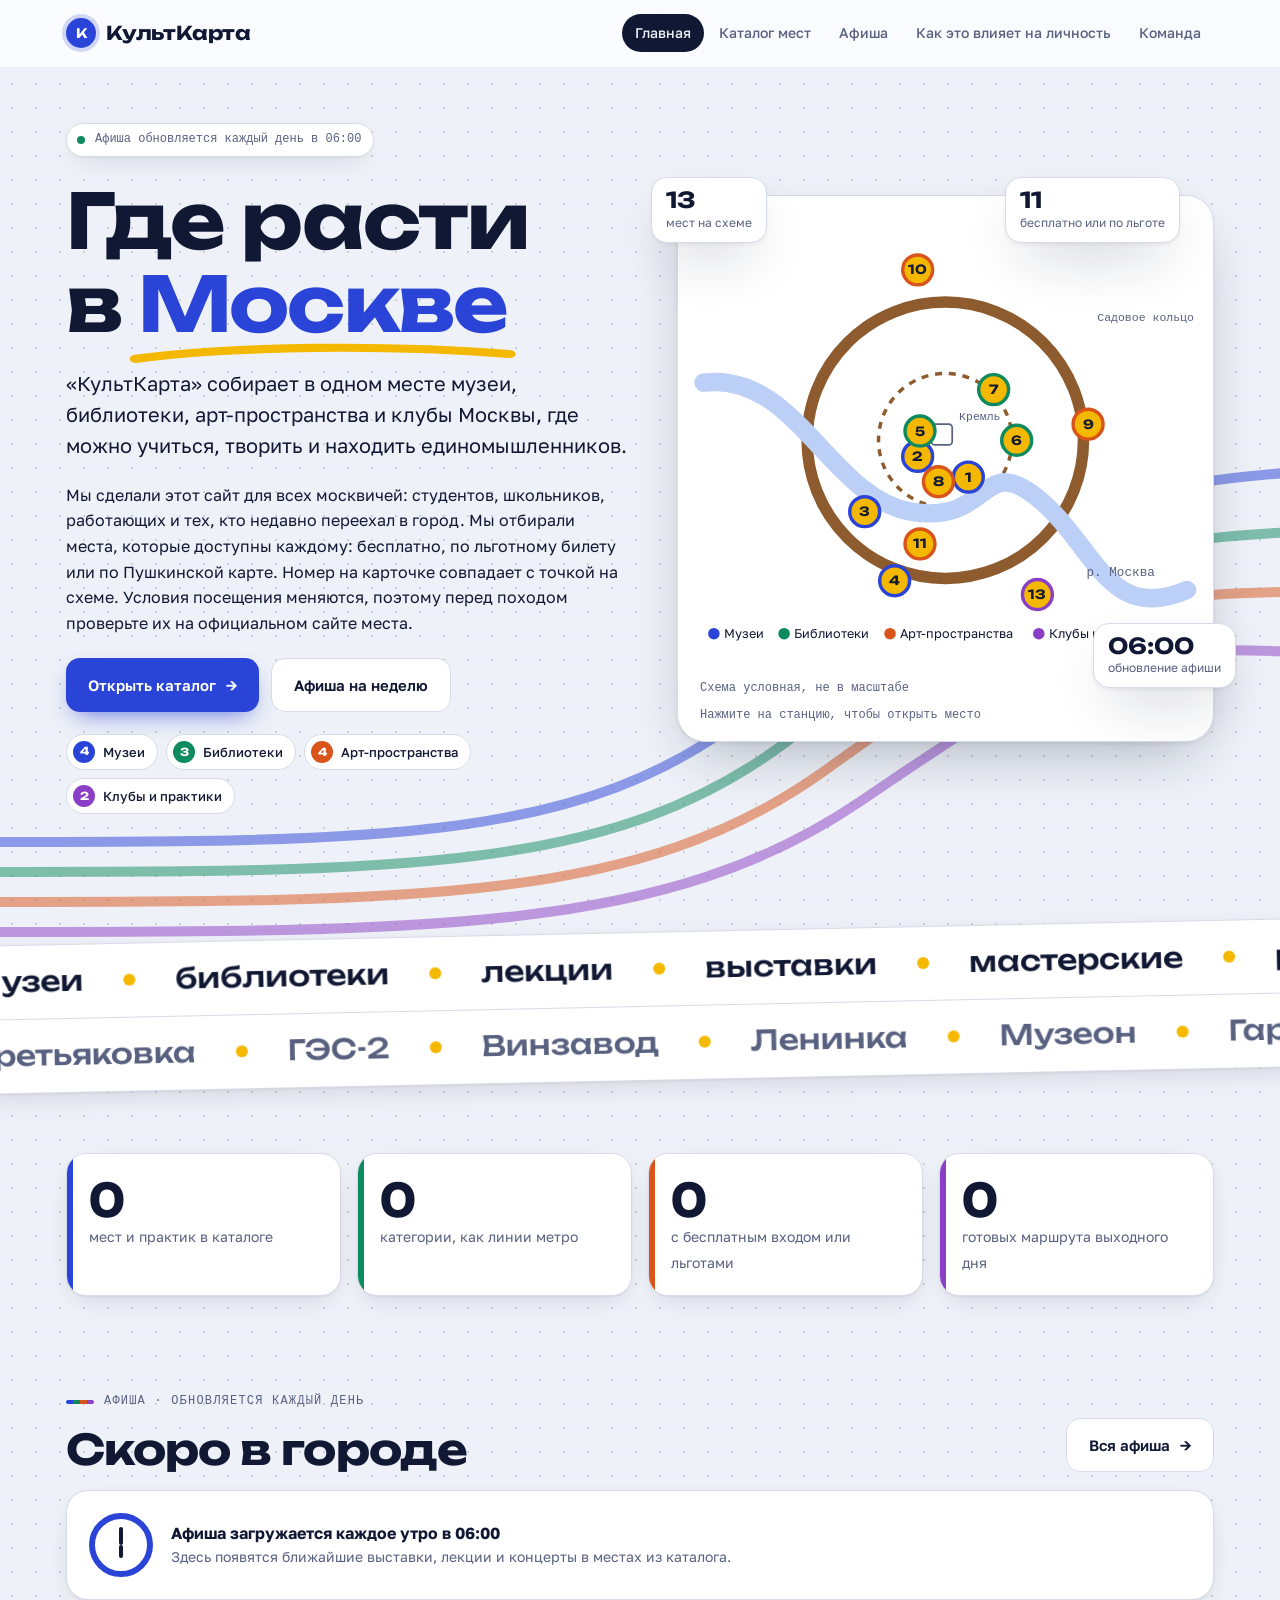
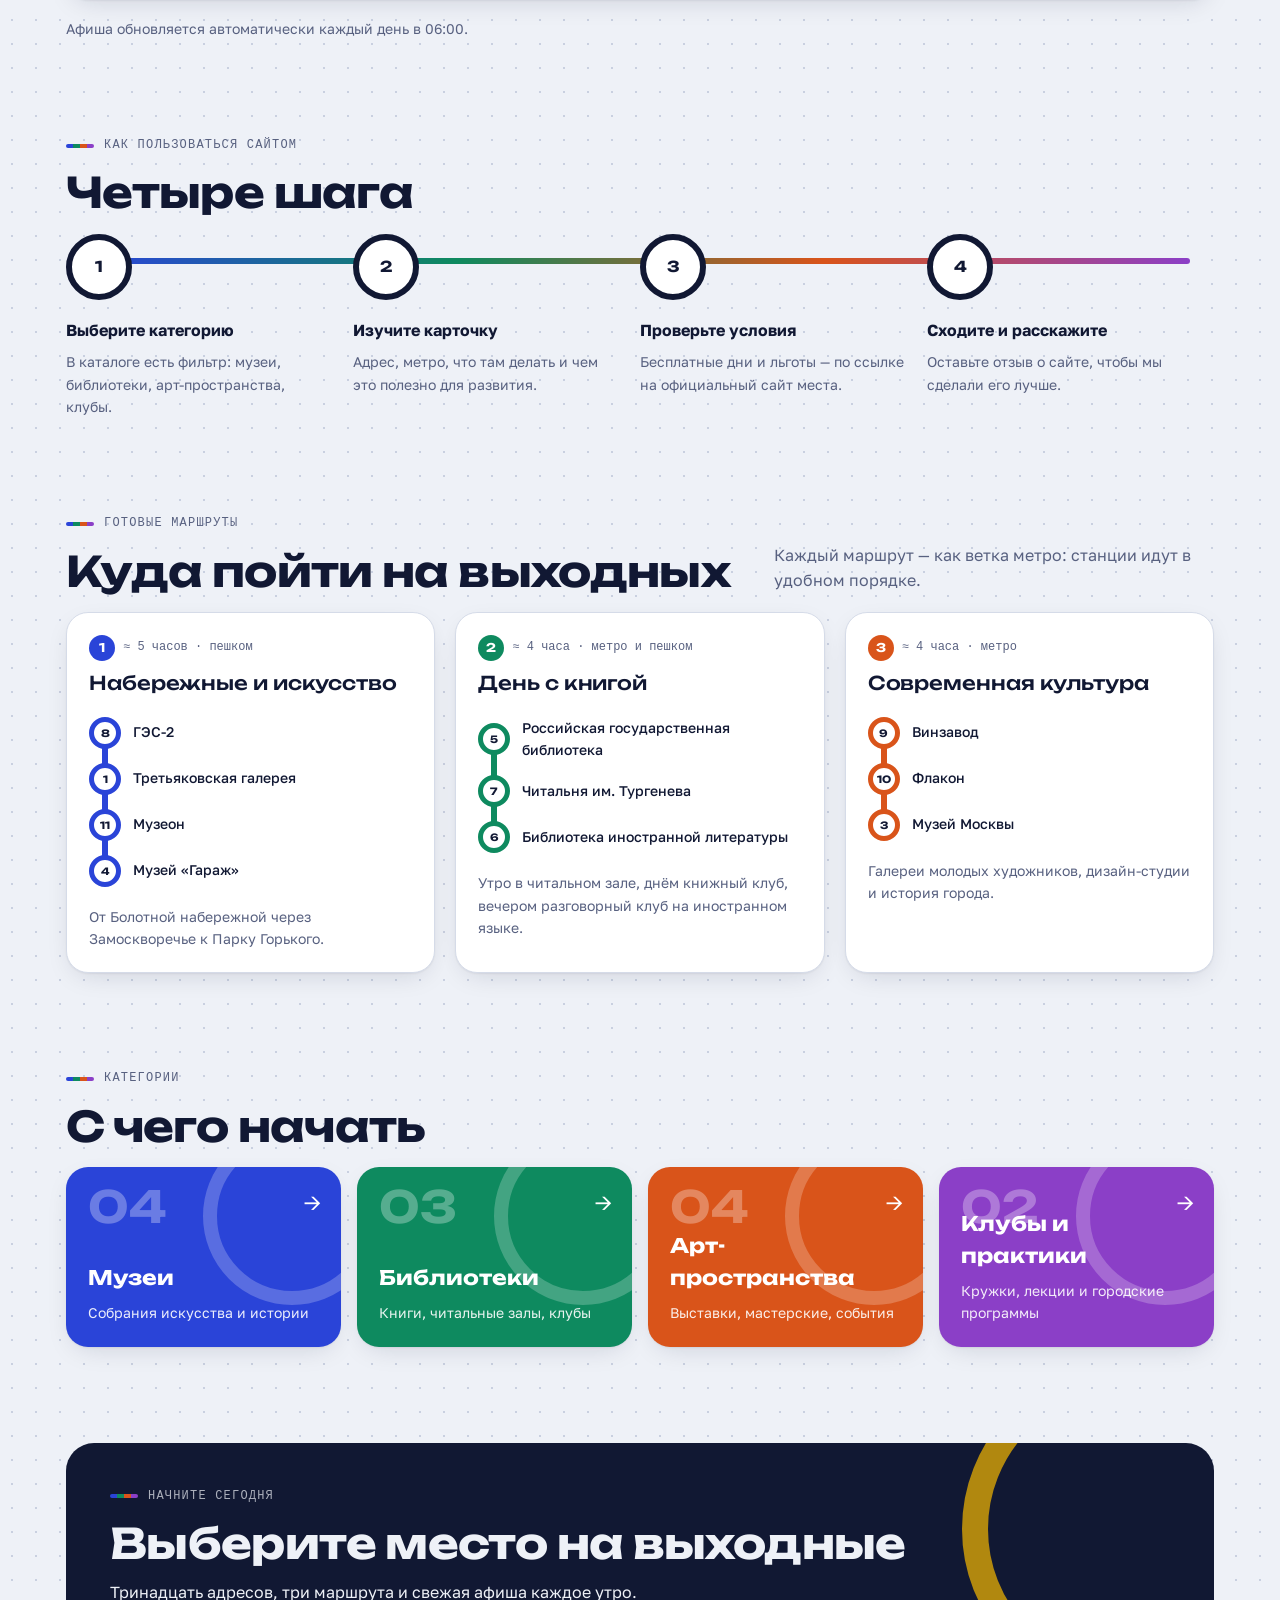
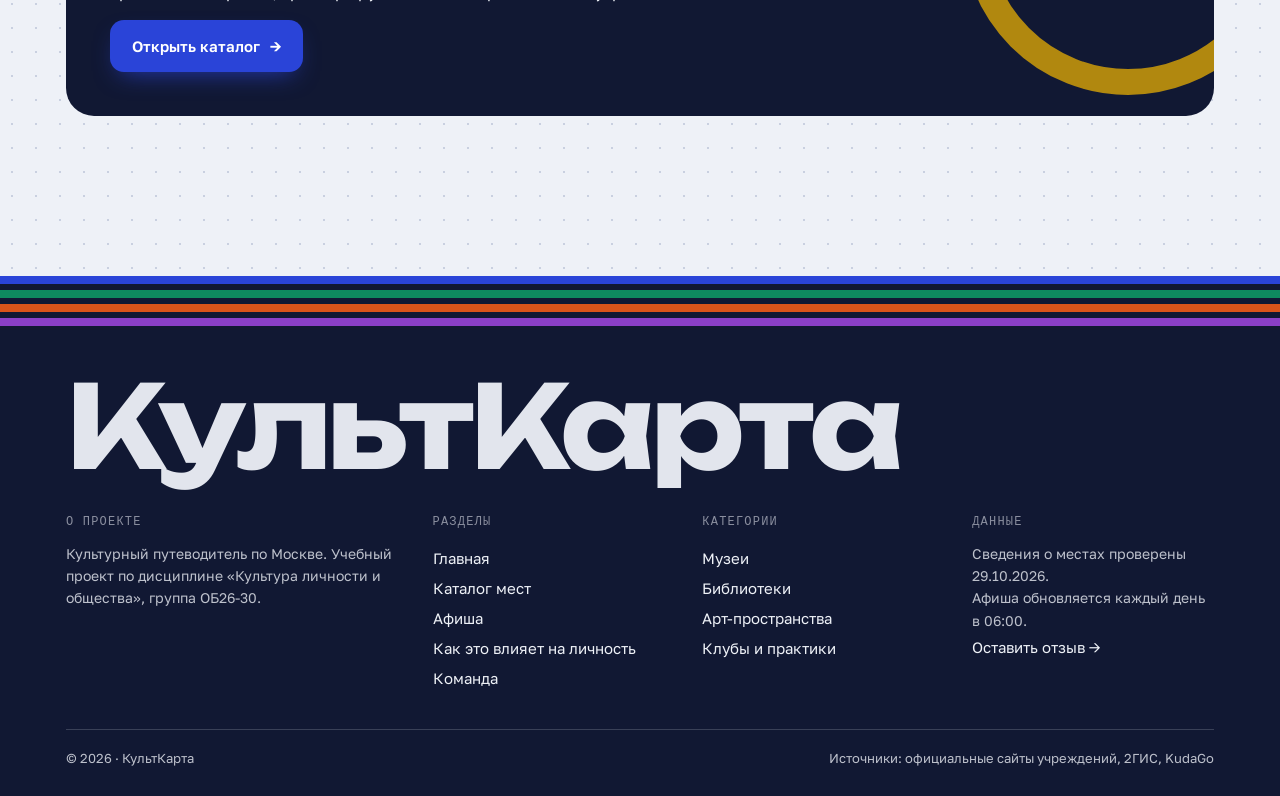
<file: KultKarta_site/index.html>
<!doctype html>
<html lang="ru">
<head>
<meta charset="utf-8">
<meta name="viewport" content="width=device-width, initial-scale=1, viewport-fit=cover">
<title>КультКарта Москвы</title>
<meta name="description" content="Культурный путеводитель по Москве: музеи, библиотеки, арт-пространства и клубы">
<meta name="claude:viewport-fit-sides" content="cover">
<link rel="icon" href="data:image/svg+xml,%3Csvg xmlns='http://www.w3.org/2000/svg' viewBox='0 0 32 32'%3E%3Ccircle cx='16' cy='16' r='15' fill='%232A44D8'/%3E%3Ctext x='16' y='21' font-size='15' text-anchor='middle' fill='white' font-family='Arial' font-weight='700'%3EК%3C/text%3E%3C/svg%3E">
<link rel="preconnect" href="https://fonts.googleapis.com">
<link rel="stylesheet" href="https://fonts.googleapis.com/css2?family=Unbounded:wght@500;700&family=Golos+Text:wght@400;500;600&family=PT+Mono&display=swap">
<link rel="stylesheet" href="style.css">
</head>
<body>
<div class="progress" aria-hidden="true"></div>
<header class="top"><div class="wrap">
<a class="logo" href="index.html"><span>К</span>КультКарта</a>
<nav aria-label="Разделы сайта"><a href="index.html" aria-current="page">Главная</a><a href="catalog.html">Каталог мест</a><a href="afisha.html">Афиша</a><a href="lichnost.html">Как это влияет на личность</a><a href="team.html">Команда</a></nav>
</div></header>
<main class="wrap">
<section class="hero">
 <div class="hero-lines" aria-hidden="true"><svg viewBox="0 0 1400 560" preserveAspectRatio="none">
  <path d="M-20 430 C 420 430, 640 430, 820 300 S 1100 80, 1420 60" stroke="var(--c-museum)" style="--len:1700"/>
  <path d="M-20 460 C 440 460, 670 460, 860 330 S 1130 130, 1420 120" stroke="var(--c-lib)" style="--len:1700;animation-delay:.15s"/>
  <path d="M-20 490 C 460 490, 700 490, 900 360 S 1160 180, 1420 180" stroke="var(--c-art)" style="--len:1700;animation-delay:.3s"/>
  <path d="M-20 520 C 480 520, 730 520, 940 390 S 1190 230, 1420 240" stroke="var(--c-club)" style="--len:1700;animation-delay:.45s"/>
 </svg></div>
 <div class="hero-text">
  <span class="live"><i></i>Афиша обновляется каждый день в 06:00</span>
  <h1>Где расти <br>в&nbsp;<span class="hl">Москве<svg viewBox="0 0 300 30" preserveAspectRatio="none" aria-hidden="true"><path d="M4 22 C 80 6, 200 4, 296 16"/></svg></span></h1>
  <p class="lead">«КультКарта» собирает в одном месте музеи, библиотеки, арт-пространства и клубы Москвы, где можно учиться, творить и находить единомышленников.</p>
  <p>Мы сделали этот сайт для всех москвичей: студентов, школьников, работающих и тех, кто недавно переехал в город. Мы отбирали места, которые доступны каждому: бесплатно, по льготному билету или по Пушкинской карте. Номер на карточке совпадает с точкой на схеме. Условия посещения меняются, поэтому перед походом проверьте их на официальном сайте места.</p>
  <div class="btns"><a class="btn primary" href="catalog.html">Открыть каталог <span class="arr">→</span></a><a class="btn ghost" href="afisha.html">Афиша на неделю</a></div>
  <div class="legend"><a class="c-museum" href="catalog.html#cat-museum"><b>4</b>Музеи</a><a class="c-lib" href="catalog.html#cat-lib"><b>3</b>Библиотеки</a><a class="c-art" href="catalog.html#cat-art"><b>4</b>Арт-пространства</a><a class="c-club" href="catalog.html#cat-club"><b>2</b>Клубы и практики</a></div>
 </div>
 <div class="mapwrap">
  <div class="badge b1"><b>13</b>мест на схеме</div>
  <div class="badge b2"><b>06:00</b>обновление афиши</div>
  <div class="badge b3"><b>11</b>бесплатно или по льготе</div>
  <figure class="mapbox"><svg viewBox="0 0 440 400" role="img" aria-label="Схема центра Москвы с местами из каталога">
<rect width="440" height="400" fill="var(--surface)"/>
<circle class="map-ring" cx="220" cy="200" r="120" fill="none" stroke="var(--ring)" stroke-width="10" transform="rotate(-90 220 200)"/>
<circle cx="220" cy="200" r="58" fill="none" stroke="var(--ring)" stroke-width="3" stroke-dasharray="6 6"/>
<path class="map-river" d="M10 150 C 90 140, 120 250, 190 262 S 250 210, 300 250 S 360 360, 430 330" fill="none" stroke="var(--river)" stroke-width="16" stroke-linecap="round"/>
<text x="402" y="318" font-family="PT Mono, monospace" font-size="11" fill="var(--muted)" text-anchor="end">р. Москва</text>
<rect x="208" y="186" width="18" height="18" rx="3" fill="none" stroke="var(--muted)" stroke-width="1.5"/>
<text x="232" y="182" font-family="PT Mono, monospace" font-size="10" fill="var(--muted)">Кремль</text>
<text x="352" y="96" font-family="PT Mono, monospace" font-size="10" fill="var(--muted)">Садовое кольцо</text>
<a class="pin" href="catalog.html#place-1"><title>1. Третьяковская галерея</title><g style="--d:1"><circle cx="240" cy="232" r="13" fill="var(--marker)" stroke="var(--c-museum)" stroke-width="3"/><text x="240" y="236" text-anchor="middle" font-family="Unbounded, sans-serif" font-weight="700" font-size="11" fill="#141B33">1</text></g></a>
<a class="pin" href="catalog.html#place-2"><title>2. ГМИИ им. А. С. Пушкина</title><g style="--d:2"><circle cx="196" cy="214" r="13" fill="var(--marker)" stroke="var(--c-museum)" stroke-width="3"/><text x="196" y="218" text-anchor="middle" font-family="Unbounded, sans-serif" font-weight="700" font-size="11" fill="#141B33">2</text></g></a>
<a class="pin" href="catalog.html#place-3"><title>3. Музей Москвы</title><g style="--d:3"><circle cx="150" cy="262" r="13" fill="var(--marker)" stroke="var(--c-museum)" stroke-width="3"/><text x="150" y="266" text-anchor="middle" font-family="Unbounded, sans-serif" font-weight="700" font-size="11" fill="#141B33">3</text></g></a>
<a class="pin" href="catalog.html#place-4"><title>4. Музей «Гараж»</title><g style="--d:4"><circle cx="176" cy="322" r="13" fill="var(--marker)" stroke="var(--c-museum)" stroke-width="3"/><text x="176" y="326" text-anchor="middle" font-family="Unbounded, sans-serif" font-weight="700" font-size="11" fill="#141B33">4</text></g></a>
<a class="pin" href="catalog.html#place-5"><title>5. Российская государственная библиотека</title><g style="--d:5"><circle cx="198" cy="192" r="13" fill="var(--marker)" stroke="var(--c-lib)" stroke-width="3"/><text x="198" y="196" text-anchor="middle" font-family="Unbounded, sans-serif" font-weight="700" font-size="11" fill="#141B33">5</text></g></a>
<a class="pin" href="catalog.html#place-6"><title>6. Библиотека иностранной литературы</title><g style="--d:6"><circle cx="282" cy="200" r="13" fill="var(--marker)" stroke="var(--c-lib)" stroke-width="3"/><text x="282" y="204" text-anchor="middle" font-family="Unbounded, sans-serif" font-weight="700" font-size="11" fill="#141B33">6</text></g></a>
<a class="pin" href="catalog.html#place-7"><title>7. Библиотека-читальня им. И. С. Тургенева</title><g style="--d:7"><circle cx="262" cy="156" r="13" fill="var(--marker)" stroke="var(--c-lib)" stroke-width="3"/><text x="262" y="160" text-anchor="middle" font-family="Unbounded, sans-serif" font-weight="700" font-size="11" fill="#141B33">7</text></g></a>
<a class="pin" href="catalog.html#place-8"><title>8. Дом культуры «ГЭС-2»</title><g style="--d:8"><circle cx="214" cy="236" r="13" fill="var(--marker)" stroke="var(--c-art)" stroke-width="3"/><text x="214" y="240" text-anchor="middle" font-family="Unbounded, sans-serif" font-weight="700" font-size="11" fill="#141B33">8</text></g></a>
<a class="pin" href="catalog.html#place-9"><title>9. Центр современного искусства «Винзавод»</title><g style="--d:9"><circle cx="344" cy="186" r="13" fill="var(--marker)" stroke="var(--c-art)" stroke-width="3"/><text x="344" y="190" text-anchor="middle" font-family="Unbounded, sans-serif" font-weight="700" font-size="11" fill="#141B33">9</text></g></a>
<a class="pin" href="catalog.html#place-10"><title>10. Дизайн-завод «Флакон»</title><g style="--d:10"><circle cx="196" cy="52" r="13" fill="var(--marker)" stroke="var(--c-art)" stroke-width="3"/><text x="196" y="56" text-anchor="middle" font-family="Unbounded, sans-serif" font-weight="700" font-size="11" fill="#141B33">10</text></g></a>
<a class="pin" href="catalog.html#place-11"><title>11. Парк искусств «Музеон»</title><g style="--d:11"><circle cx="198" cy="290" r="13" fill="var(--marker)" stroke="var(--c-art)" stroke-width="3"/><text x="198" y="294" text-anchor="middle" font-family="Unbounded, sans-serif" font-weight="700" font-size="11" fill="#141B33">11</text></g></a>
<a class="pin" href="catalog.html#place-13"><title>13. Культурный центр ЗИЛ</title><g style="--d:13"><circle cx="300" cy="334" r="13" fill="var(--marker)" stroke="var(--c-club)" stroke-width="3"/><text x="300" y="338" text-anchor="middle" font-family="Unbounded, sans-serif" font-weight="700" font-size="11" fill="#141B33">13</text></g></a>
<circle cx="19" cy="368" r="5" fill="var(--c-museum)"/><text x="28" y="372" font-family="Golos Text, sans-serif" font-size="11" fill="var(--ink)">Музеи</text>
<circle cx="80.0" cy="368" r="5" fill="var(--c-lib)"/><text x="89.0" y="372" font-family="Golos Text, sans-serif" font-size="11" fill="var(--ink)">Библиотеки</text>
<circle cx="172.0" cy="368" r="5" fill="var(--c-art)"/><text x="181.0" y="372" font-family="Golos Text, sans-serif" font-size="11" fill="var(--ink)">Арт-пространства</text>
<circle cx="301.2" cy="368" r="5" fill="var(--c-club)"/><text x="310.2" y="372" font-family="Golos Text, sans-serif" font-size="11" fill="var(--ink)">Клубы и практики</text>
</svg><figcaption><span>Схема условная, не в масштабе</span><span>Нажмите на станцию, чтобы открыть место</span></figcaption></figure>
 </div>
</section>
<div class="marquee" aria-hidden="true"><div><span>музеи</span><span>библиотеки</span><span>лекции</span><span>выставки</span><span>мастерские</span><span>разговорные клубы</span><span>кино</span><span>концерты</span><span>книжные клубы</span><span>экскурсии</span><span>музеи</span><span>библиотеки</span><span>лекции</span><span>выставки</span><span>мастерские</span><span>разговорные клубы</span><span>кино</span><span>концерты</span><span>книжные клубы</span><span>экскурсии</span></div><div><span>Третьяковка</span><span>ГЭС-2</span><span>Винзавод</span><span>Ленинка</span><span>Музеон</span><span>Гараж</span><span>Флакон</span><span>Иностранка</span><span>ЗИЛ</span><span>Музей Москвы</span><span>Третьяковка</span><span>ГЭС-2</span><span>Винзавод</span><span>Ленинка</span><span>Музеон</span><span>Гараж</span><span>Флакон</span><span>Иностранка</span><span>ЗИЛ</span><span>Музей Москвы</span></div></div>
<div class="stats stagger">
 <div class="stat c-museum"><b class="count" style="--to:13"><span class="v">13</span></b><span>мест и практик в каталоге</span></div>
 <div class="stat c-lib"><b class="count" style="--to:4"><span class="v">4</span></b><span>категории, как линии метро</span></div>
 <div class="stat c-art"><b class="count" style="--to:11"><span class="v">11</span></b><span>с бесплатным входом или льготами</span></div>
 <div class="stat c-club"><b class="count" style="--to:3"><span class="v">3</span></b><span>готовых маршрута выходного дня</span></div>
</div>
<section class="sec"><div class="sec-head rv"><div style="display:grid;gap:14px"><span class="eyebrow">Афиша · обновляется каждый день</span><h2>Скоро в городе</h2></div><a class="btn ghost" href="afisha.html">Вся афиша <span class="arr">→</span></a></div><div class="empty rv"><span class="clock" aria-hidden="true"></span><div><b>Афиша загружается каждое утро в 06:00</b><p class="note">Здесь появятся ближайшие выставки, лекции и концерты в местах из каталога.</p></div></div><p class="note">Афиша обновляется автоматически каждый день в 06:00.</p></section>
<section class="sec">
 <div class="rv" style="display:grid;gap:14px"><span class="eyebrow">Как пользоваться сайтом</span><h2>Четыре шага</h2></div>
 <ol class="steps stagger">
  <li><b>Выберите категорию</b><span>В каталоге есть фильтр: музеи, библиотеки, арт-пространства, клубы.</span></li>
  <li><b>Изучите карточку</b><span>Адрес, метро, что там делать и чем это полезно для развития.</span></li>
  <li><b>Проверьте условия</b><span>Бесплатные дни и льготы — по ссылке на официальный сайт места.</span></li>
  <li><b>Сходите и расскажите</b><span>Оставьте отзыв о сайте, чтобы мы сделали его лучше.</span></li>
 </ol>
</section>
<section class="sec">
 <div class="sec-head rv"><div style="display:grid;gap:14px"><span class="eyebrow">Готовые маршруты</span><h2>Куда пойти на выходных</h2></div><p>Каждый маршрут — как ветка метро: станции идут в удобном порядке.</p></div>
 <div class="routes stagger">
  <div class="route c-museum"><span class="rtag"><i>1</i>≈ 5 часов · пешком</span><h3>Набережные и искусство</h3><ol>
   <li><span>8</span><a href="catalog.html#place-8">ГЭС-2</a></li><li><span>1</span><a href="catalog.html#place-1">Третьяковская галерея</a></li><li><span>11</span><a href="catalog.html#place-11">Музеон</a></li><li><span>4</span><a href="catalog.html#place-4">Музей «Гараж»</a></li></ol>
   <p>От Болотной набережной через Замоскворечье к Парку Горького.</p></div>
  <div class="route c-lib"><span class="rtag"><i>2</i>≈ 4 часа · метро и пешком</span><h3>День с книгой</h3><ol>
   <li><span>5</span><a href="catalog.html#place-5">Российская государственная библиотека</a></li><li><span>7</span><a href="catalog.html#place-7">Читальня им. Тургенева</a></li><li><span>6</span><a href="catalog.html#place-6">Библиотека иностранной литературы</a></li></ol>
   <p>Утро в читальном зале, днём книжный клуб, вечером разговорный клуб на иностранном языке.</p></div>
  <div class="route c-art"><span class="rtag"><i>3</i>≈ 4 часа · метро</span><h3>Современная культура</h3><ol>
   <li><span>9</span><a href="catalog.html#place-9">Винзавод</a></li><li><span>10</span><a href="catalog.html#place-10">Флакон</a></li><li><span>3</span><a href="catalog.html#place-3">Музей Москвы</a></li></ol>
   <p>Галереи молодых художников, дизайн-студии и история города.</p></div>
 </div>
</section>
<section class="sec">
 <div class="rv" style="display:grid;gap:14px"><span class="eyebrow">Категории</span><h2>С чего начать</h2></div>
 <div class="cats stagger">
  <a class="catlink c-museum" href="catalog.html#cat-museum"><em>04</em><b>Музеи</b><span>Собрания искусства и истории</span></a><a class="catlink c-lib" href="catalog.html#cat-lib"><em>03</em><b>Библиотеки</b><span>Книги, читальные залы, клубы</span></a><a class="catlink c-art" href="catalog.html#cat-art"><em>04</em><b>Арт-пространства</b><span>Выставки, мастерские, события</span></a><a class="catlink c-club" href="catalog.html#cat-club"><em>02</em><b>Клубы и практики</b><span>Кружки, лекции и городские программы</span></a>
 </div>
</section>
<section class="sec"><div class="feedback rv-z"><span class="eyebrow">Начните сегодня</span><h2>Выберите место на выходные</h2><p>Тринадцать адресов, три маршрута и свежая афиша каждое утро.</p><div class="btns"><a class="btn primary" href="catalog.html">Открыть каталог <span class="arr">→</span></a></div></div></section>
</main>
<footer>
 <div class="lines" aria-hidden="true"><i style="background:var(--c-museum)"></i><i style="background:var(--c-lib)"></i><i style="background:var(--c-art)"></i><i style="background:var(--c-club)"></i></div>
 <div class="wrap">
  <div class="wordmark" aria-hidden="true">КультКарта</div>
  <div class="fgrid">
   <div><h4>О проекте</h4><p>Культурный путеводитель по Москве. Учебный проект по дисциплине «Культура личности и общества», группа ОБ26-30.</p></div>
   <div><h4>Разделы</h4><a href="index.html">Главная</a><a href="catalog.html">Каталог мест</a><a href="afisha.html">Афиша</a><a href="lichnost.html">Как это влияет на личность</a><a href="team.html">Команда</a></div>
   <div><h4>Категории</h4><a href="catalog.html#cat-museum">Музеи</a><a href="catalog.html#cat-lib">Библиотеки</a><a href="catalog.html#cat-art">Арт-пространства</a><a href="catalog.html#cat-club">Клубы и практики</a></div>
   <div><h4>Данные</h4><p>Сведения о местах проверены 29.10.2026.<br>Афиша обновляется каждый день в 06:00.</p><a href="team.html#feedback">Оставить отзыв →</a></div>
  </div>
  <div class="fbottom"><span>© 2026 · КультКарта</span><span>Источники: официальные сайты учреждений, 2ГИС, KudaGo</span></div>
 </div>
</footer>
</body>
</html>
</file>
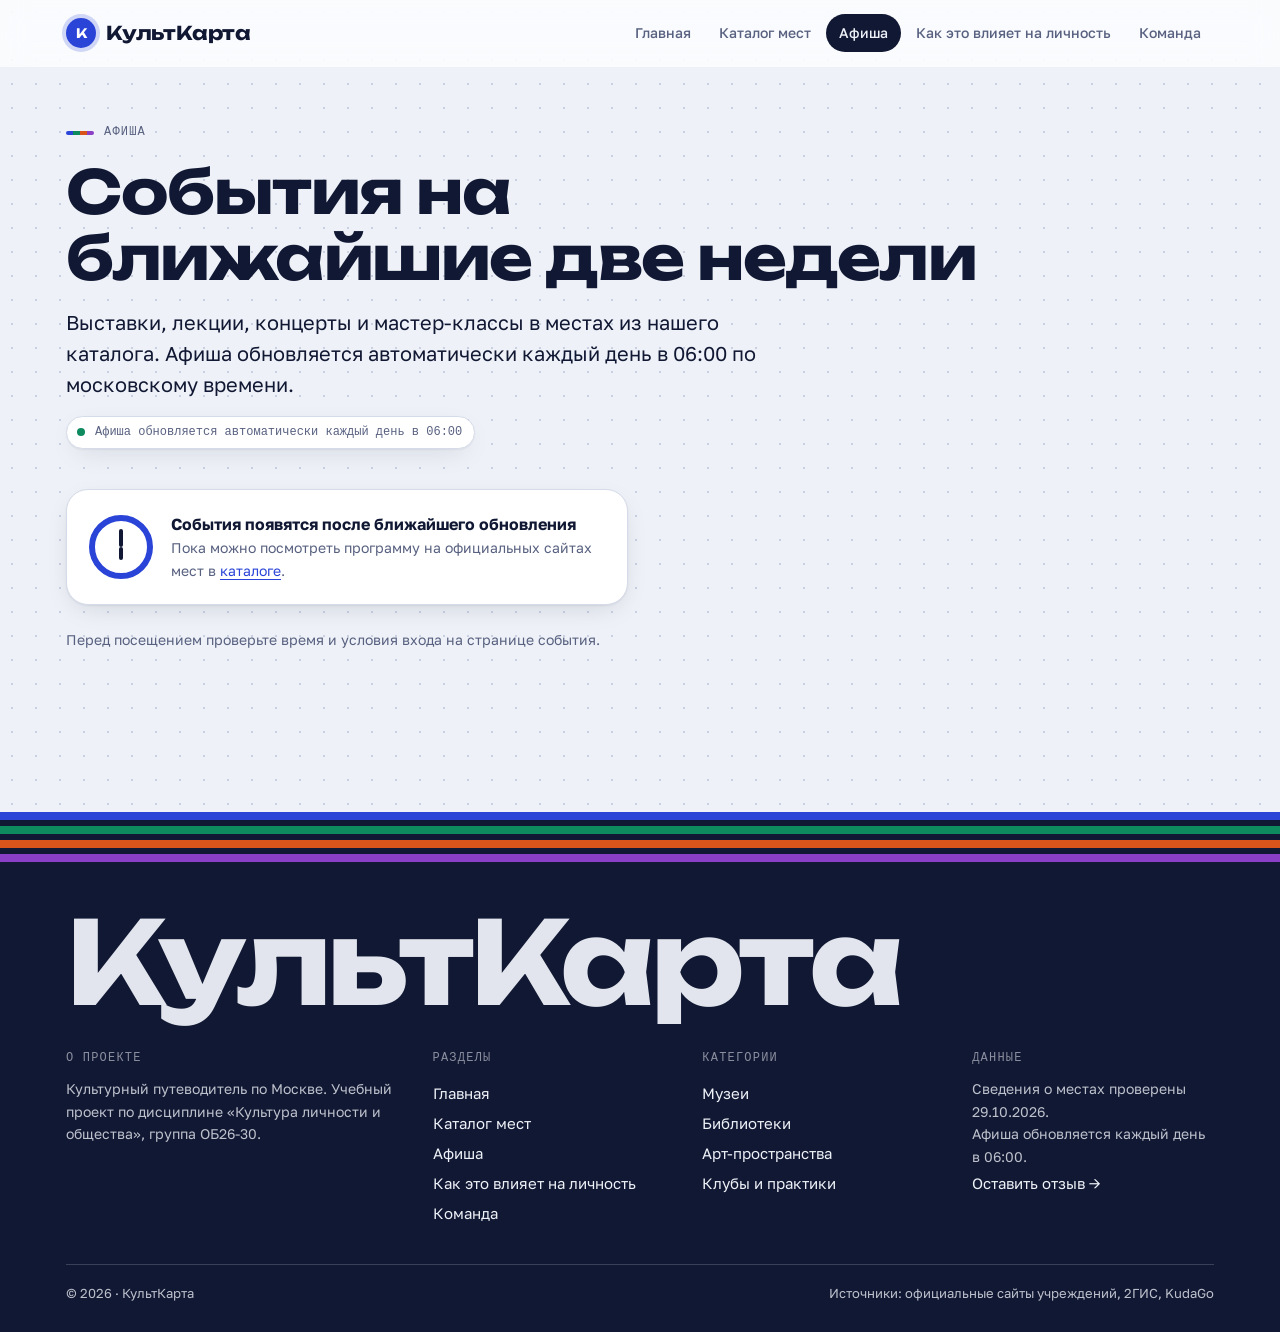
<file: KultKarta_site/afisha.html>
<!doctype html>
<html lang="ru">
<head>
<meta charset="utf-8">
<meta name="viewport" content="width=device-width, initial-scale=1, viewport-fit=cover">
<title>Афиша — КультКарта</title>
<meta name="description" content="Ближайшие события в музеях, библиотеках и арт-пространствах Москвы">
<meta name="claude:viewport-fit-sides" content="cover">
<link rel="icon" href="data:image/svg+xml,%3Csvg xmlns='http://www.w3.org/2000/svg' viewBox='0 0 32 32'%3E%3Ccircle cx='16' cy='16' r='15' fill='%232A44D8'/%3E%3Ctext x='16' y='21' font-size='15' text-anchor='middle' fill='white' font-family='Arial' font-weight='700'%3EК%3C/text%3E%3C/svg%3E">
<link rel="preconnect" href="https://fonts.googleapis.com">
<link rel="stylesheet" href="https://fonts.googleapis.com/css2?family=Unbounded:wght@500;700&family=Golos+Text:wght@400;500;600&family=PT+Mono&display=swap">
<link rel="stylesheet" href="style.css">
</head>
<body>
<div class="progress" aria-hidden="true"></div>
<header class="top"><div class="wrap">
<a class="logo" href="index.html"><span>К</span>КультКарта</a>
<nav aria-label="Разделы сайта"><a href="index.html">Главная</a><a href="catalog.html">Каталог мест</a><a href="afisha.html" aria-current="page">Афиша</a><a href="lichnost.html">Как это влияет на личность</a><a href="team.html">Команда</a></nav>
</div></header>
<main class="wrap">
<section class="page-title">
 <span class="eyebrow">Афиша</span>
 <h1>События на ближайшие две недели</h1>
 <p class="lead">Выставки, лекции, концерты и мастер-классы в местах из нашего каталога. Афиша обновляется автоматически каждый день в 06:00 по московскому времени.</p>
 <span class="live"><i></i>Афиша обновляется автоматически каждый день в 06:00</span>
</section>
<div class="evgroups stagger"><div class="empty"><span class="clock" aria-hidden="true"></span><div><b>События появятся после ближайшего обновления</b><p class="note">Пока можно посмотреть программу на официальных сайтах мест в <a href="catalog.html">каталоге</a>.</p></div></div></div>
<p class="note rv" style="margin-top:24px">Перед посещением проверьте время и условия входа на странице события.</p>
</main>
<footer>
 <div class="lines" aria-hidden="true"><i style="background:var(--c-museum)"></i><i style="background:var(--c-lib)"></i><i style="background:var(--c-art)"></i><i style="background:var(--c-club)"></i></div>
 <div class="wrap">
  <div class="wordmark" aria-hidden="true">КультКарта</div>
  <div class="fgrid">
   <div><h4>О проекте</h4><p>Культурный путеводитель по Москве. Учебный проект по дисциплине «Культура личности и общества», группа ОБ26-30.</p></div>
   <div><h4>Разделы</h4><a href="index.html">Главная</a><a href="catalog.html">Каталог мест</a><a href="afisha.html">Афиша</a><a href="lichnost.html">Как это влияет на личность</a><a href="team.html">Команда</a></div>
   <div><h4>Категории</h4><a href="catalog.html#cat-museum">Музеи</a><a href="catalog.html#cat-lib">Библиотеки</a><a href="catalog.html#cat-art">Арт-пространства</a><a href="catalog.html#cat-club">Клубы и практики</a></div>
   <div><h4>Данные</h4><p>Сведения о местах проверены 29.10.2026.<br>Афиша обновляется каждый день в 06:00.</p><a href="team.html#feedback">Оставить отзыв →</a></div>
  </div>
  <div class="fbottom"><span>© 2026 · КультКарта</span><span>Источники: официальные сайты учреждений, 2ГИС, KudaGo</span></div>
 </div>
</footer>
</body>
</html>
</file>
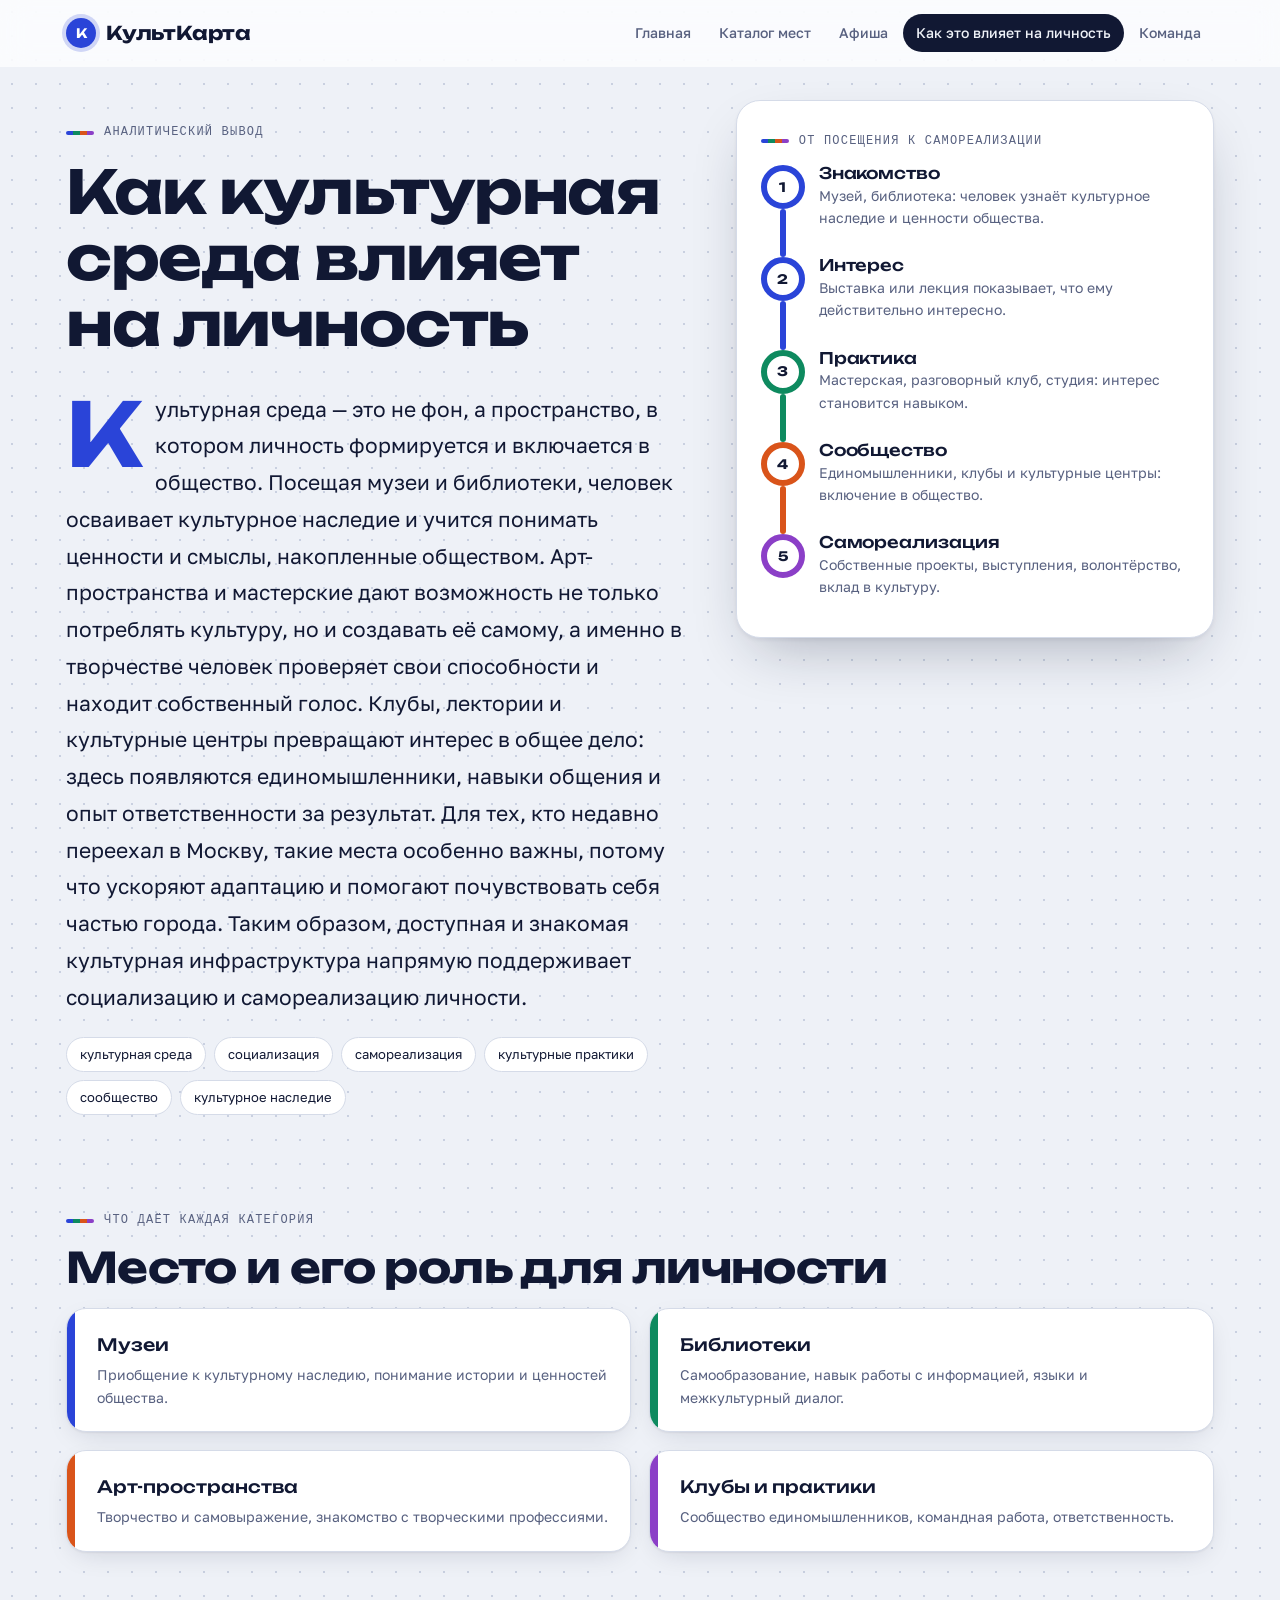
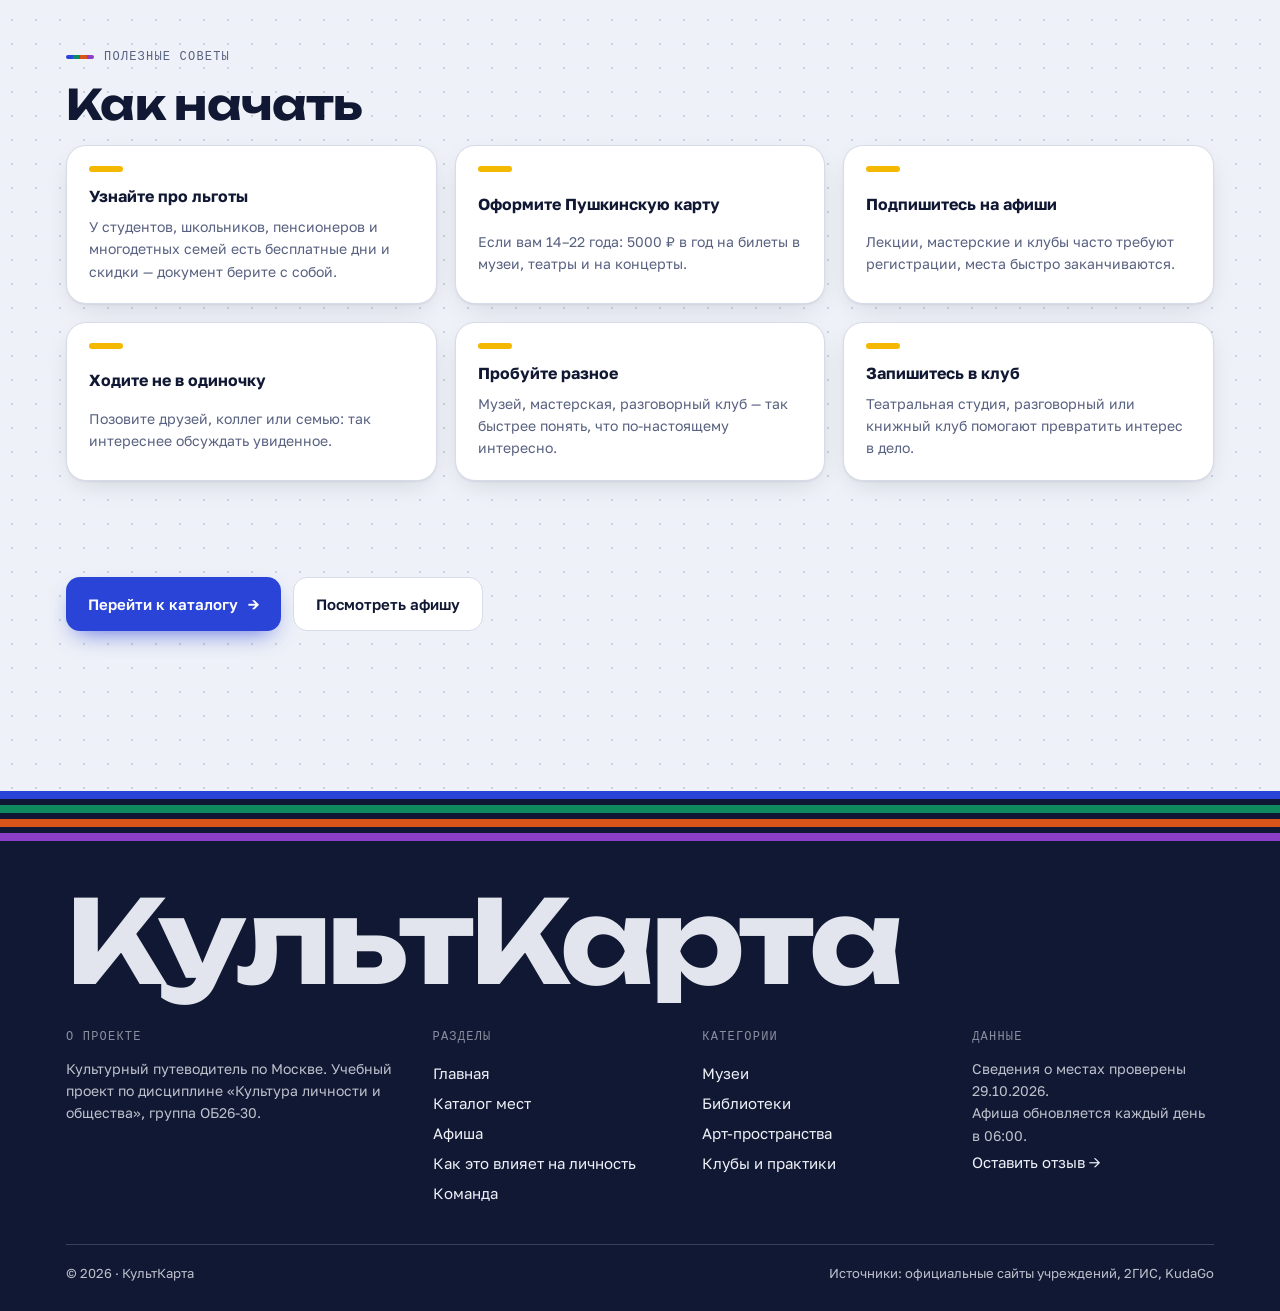
<file: KultKarta_site/lichnost.html>
<!doctype html>
<html lang="ru">
<head>
<meta charset="utf-8">
<meta name="viewport" content="width=device-width, initial-scale=1, viewport-fit=cover">
<title>Как это влияет на личность — КультКарта</title>
<meta name="description" content="Аналитический вывод о влиянии культурной среды на личность">
<meta name="claude:viewport-fit-sides" content="cover">
<link rel="icon" href="data:image/svg+xml,%3Csvg xmlns='http://www.w3.org/2000/svg' viewBox='0 0 32 32'%3E%3Ccircle cx='16' cy='16' r='15' fill='%232A44D8'/%3E%3Ctext x='16' y='21' font-size='15' text-anchor='middle' fill='white' font-family='Arial' font-weight='700'%3EК%3C/text%3E%3C/svg%3E">
<link rel="preconnect" href="https://fonts.googleapis.com">
<link rel="stylesheet" href="https://fonts.googleapis.com/css2?family=Unbounded:wght@500;700&family=Golos+Text:wght@400;500;600&family=PT+Mono&display=swap">
<link rel="stylesheet" href="style.css">
</head>
<body>
<div class="progress" aria-hidden="true"></div>
<header class="top"><div class="wrap">
<a class="logo" href="index.html"><span>К</span>КультКарта</a>
<nav aria-label="Разделы сайта"><a href="index.html">Главная</a><a href="catalog.html">Каталог мест</a><a href="afisha.html">Афиша</a><a href="lichnost.html" aria-current="page">Как это влияет на личность</a><a href="team.html">Команда</a></nav>
</div></header>
<main class="wrap">
<section class="essay">
 <div class="text">
  <div class="page-title"><span class="eyebrow">Аналитический вывод</span>
  <h1>Как культурная среда влияет на личность</h1></div>
  <p class="main rv">Культурная среда — это не фон, а пространство, в котором личность формируется и включается в общество. Посещая музеи и библиотеки, человек осваивает культурное наследие и учится понимать ценности и смыслы, накопленные обществом. Арт-пространства и мастерские дают возможность не только потреблять культуру, но и создавать её самому, а именно в творчестве человек проверяет свои способности и находит собственный голос. Клубы, лектории и культурные центры превращают интерес в общее дело: здесь появляются единомышленники, навыки общения и опыт ответственности за результат. Для тех, кто недавно переехал в Москву, такие места особенно важны, потому что ускоряют адаптацию и помогают почувствовать себя частью города. Таким образом, доступная и знакомая культурная инфраструктура напрямую поддерживает социализацию и самореализацию личности.</p>
  <div class="terms rv" aria-label="Понятия курса"><span>культурная среда</span><span>социализация</span><span>самореализация</span><span>культурные практики</span><span>сообщество</span><span>культурное наследие</span></div>
 </div>
 <aside class="flow rv-r" aria-label="Путь от посещения к самореализации">
  <span class="eyebrow">От посещения к самореализации</span>
  <div class="steps-in stagger" style="display:grid">
  <div class="step"><span class="n">1</span><div><h3>Знакомство</h3><p>Музей, библиотека: человек узнаёт культурное наследие и ценности общества.</p></div></div>
  <div class="step"><span class="n">2</span><div><h3>Интерес</h3><p>Выставка или лекция показывает, что ему действительно интересно.</p></div></div>
  <div class="step"><span class="n">3</span><div><h3>Практика</h3><p>Мастерская, разговорный клуб, студия: интерес становится навыком.</p></div></div>
  <div class="step"><span class="n">4</span><div><h3>Сообщество</h3><p>Единомышленники, клубы и культурные центры: включение в общество.</p></div></div>
  <div class="step"><span class="n">5</span><div><h3>Самореализация</h3><p>Собственные проекты, выступления, волонтёрство, вклад в культуру.</p></div></div>
  </div>
 </aside>
</section>
<section class="sec">
 <div class="rv" style="display:grid;gap:14px"><span class="eyebrow">Что даёт каждая категория</span><h2>Место и его роль для личности</h2></div>
 <div class="pairs stagger">
  <div class="pair c-museum"><b>Музеи</b><span>Приобщение к культурному наследию, понимание истории и ценностей общества.</span></div>
  <div class="pair c-lib"><b>Библиотеки</b><span>Самообразование, навык работы с информацией, языки и межкультурный диалог.</span></div>
  <div class="pair c-art"><b>Арт-пространства</b><span>Творчество и самовыражение, знакомство с творческими профессиями.</span></div>
  <div class="pair c-club"><b>Клубы и практики</b><span>Сообщество единомышленников, командная работа, ответственность.</span></div>
 </div>
</section>
<section class="sec">
 <div class="rv" style="display:grid;gap:14px"><span class="eyebrow">Полезные советы</span><h2>Как начать</h2></div>
 <ul class="tips stagger">
  <li><b>Узнайте про льготы</b><span>У студентов, школьников, пенсионеров и многодетных семей есть бесплатные дни и скидки — документ берите с собой.</span></li>
  <li><b>Оформите Пушкинскую карту</b><span>Если вам 14–22 года: 5000 ₽ в год на билеты в музеи, театры и на концерты.</span></li>
  <li><b>Подпишитесь на афиши</b><span>Лекции, мастерские и клубы часто требуют регистрации, места быстро заканчиваются.</span></li>
  <li><b>Ходите не в одиночку</b><span>Позовите друзей, коллег или семью: так интереснее обсуждать увиденное.</span></li>
  <li><b>Пробуйте разное</b><span>Музей, мастерская, разговорный клуб — так быстрее понять, что по-настоящему интересно.</span></li>
  <li><b>Запишитесь в клуб</b><span>Театральная студия, разговорный или книжный клуб помогают превратить интерес в дело.</span></li>
 </ul>
</section>
<section class="sec"><div class="btns rv"><a class="btn primary" href="catalog.html">Перейти к каталогу <span class="arr">→</span></a><a class="btn ghost" href="afisha.html">Посмотреть афишу</a></div></section>
</main>
<footer>
 <div class="lines" aria-hidden="true"><i style="background:var(--c-museum)"></i><i style="background:var(--c-lib)"></i><i style="background:var(--c-art)"></i><i style="background:var(--c-club)"></i></div>
 <div class="wrap">
  <div class="wordmark" aria-hidden="true">КультКарта</div>
  <div class="fgrid">
   <div><h4>О проекте</h4><p>Культурный путеводитель по Москве. Учебный проект по дисциплине «Культура личности и общества», группа ОБ26-30.</p></div>
   <div><h4>Разделы</h4><a href="index.html">Главная</a><a href="catalog.html">Каталог мест</a><a href="afisha.html">Афиша</a><a href="lichnost.html">Как это влияет на личность</a><a href="team.html">Команда</a></div>
   <div><h4>Категории</h4><a href="catalog.html#cat-museum">Музеи</a><a href="catalog.html#cat-lib">Библиотеки</a><a href="catalog.html#cat-art">Арт-пространства</a><a href="catalog.html#cat-club">Клубы и практики</a></div>
   <div><h4>Данные</h4><p>Сведения о местах проверены 29.10.2026.<br>Афиша обновляется каждый день в 06:00.</p><a href="team.html#feedback">Оставить отзыв →</a></div>
  </div>
  <div class="fbottom"><span>© 2026 · КультКарта</span><span>Источники: официальные сайты учреждений, 2ГИС, KudaGo</span></div>
 </div>
</footer>
</body>
</html>
</file>
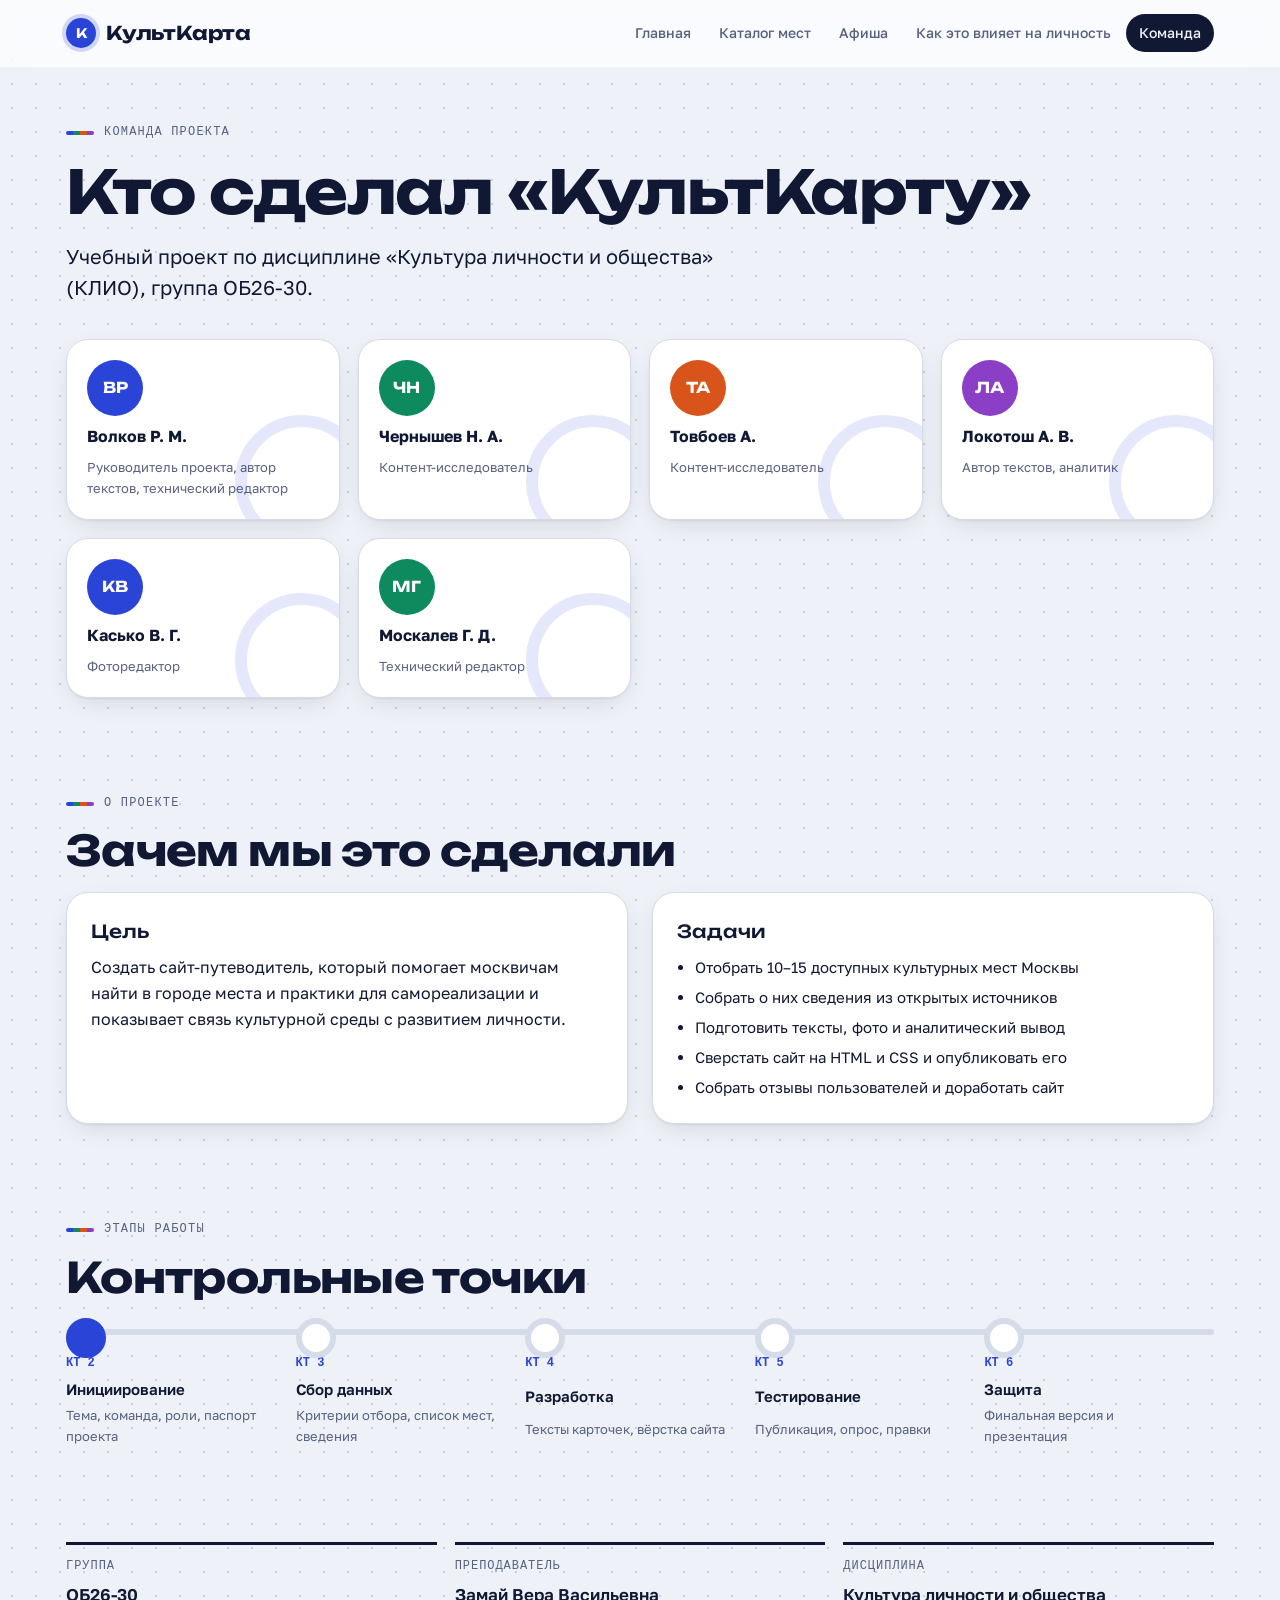
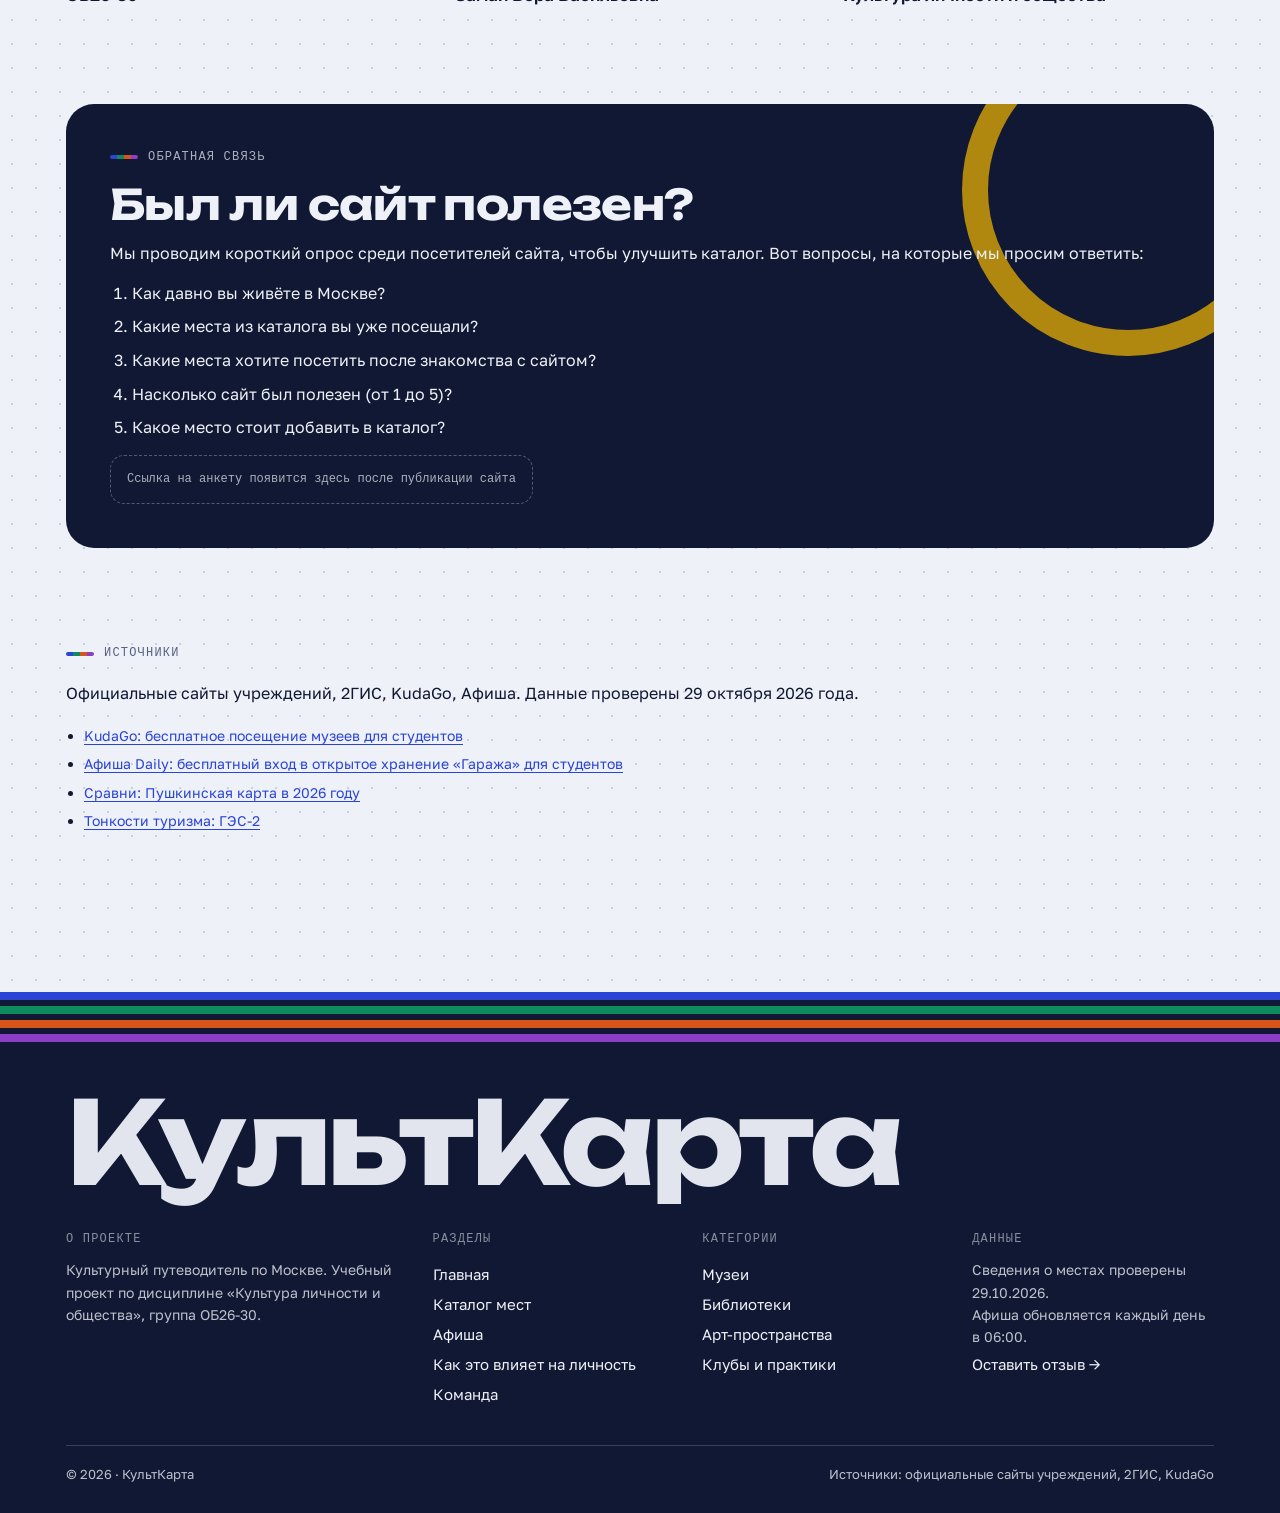
<file: KultKarta_site/team.html>
<!doctype html>
<html lang="ru">
<head>
<meta charset="utf-8">
<meta name="viewport" content="width=device-width, initial-scale=1, viewport-fit=cover">
<title>Команда — КультКарта</title>
<meta name="description" content="Команда проекта КультКарта, группа ОБ26-30">
<meta name="claude:viewport-fit-sides" content="cover">
<link rel="icon" href="data:image/svg+xml,%3Csvg xmlns='http://www.w3.org/2000/svg' viewBox='0 0 32 32'%3E%3Ccircle cx='16' cy='16' r='15' fill='%232A44D8'/%3E%3Ctext x='16' y='21' font-size='15' text-anchor='middle' fill='white' font-family='Arial' font-weight='700'%3EК%3C/text%3E%3C/svg%3E">
<link rel="preconnect" href="https://fonts.googleapis.com">
<link rel="stylesheet" href="https://fonts.googleapis.com/css2?family=Unbounded:wght@500;700&family=Golos+Text:wght@400;500;600&family=PT+Mono&display=swap">
<link rel="stylesheet" href="style.css">
</head>
<body>
<div class="progress" aria-hidden="true"></div>
<header class="top"><div class="wrap">
<a class="logo" href="index.html"><span>К</span>КультКарта</a>
<nav aria-label="Разделы сайта"><a href="index.html">Главная</a><a href="catalog.html">Каталог мест</a><a href="afisha.html">Афиша</a><a href="lichnost.html">Как это влияет на личность</a><a href="team.html" aria-current="page">Команда</a></nav>
</div></header>
<main class="wrap">
<section style="display:grid;gap:24px">
 <div class="page-title"><span class="eyebrow">Команда проекта</span>
 <h1>Кто сделал «КультКарту»</h1>
 <p class="lead">Учебный проект по дисциплине «Культура личности и общества» (КЛИО), группа ОБ26-30.</p></div>
 <div class="team stagger"><div class="member"><span class="av">ВР</span><b>Волков Р. М.</b><span>Руководитель проекта, автор текстов, технический редактор</span></div><div class="member"><span class="av">ЧН</span><b>Чернышев Н. А.</b><span>Контент-исследователь</span></div><div class="member"><span class="av">ТА</span><b>Товбоев А.</b><span>Контент-исследователь</span></div><div class="member"><span class="av">ЛА</span><b>Локотош А. В.</b><span>Автор текстов, аналитик</span></div><div class="member"><span class="av">КВ</span><b>Касько В. Г.</b><span>Фоторедактор</span></div><div class="member"><span class="av">МГ</span><b>Москалев Г. Д.</b><span>Технический редактор</span></div></div>
</section>
<section class="sec">
 <div class="rv" style="display:grid;gap:14px"><span class="eyebrow">О проекте</span><h2>Зачем мы это сделали</h2></div>
 <div class="about stagger">
  <div class="box"><b>Цель</b><p>Создать сайт-путеводитель, который помогает москвичам найти в городе места и практики для самореализации и показывает связь культурной среды с развитием личности.</p></div>
  <div class="box"><b>Задачи</b><ul><li>Отобрать 10–15 доступных культурных мест Москвы</li><li>Собрать о них сведения из открытых источников</li><li>Подготовить тексты, фото и аналитический вывод</li><li>Сверстать сайт на HTML и CSS и опубликовать его</li><li>Собрать отзывы пользователей и доработать сайт</li></ul></div>
 </div>
</section>
<section class="sec">
 <div class="rv" style="display:grid;gap:14px"><span class="eyebrow">Этапы работы</span><h2>Контрольные точки</h2></div>
 <ol class="timeline stagger">
  <li class="done"><b>КТ 2</b><span>Инициирование</span><small>Тема, команда, роли, паспорт проекта</small></li>
  <li><b>КТ 3</b><span>Сбор данных</span><small>Критерии отбора, список мест, сведения</small></li>
  <li><b>КТ 4</b><span>Разработка</span><small>Тексты карточек, вёрстка сайта</small></li>
  <li><b>КТ 5</b><span>Тестирование</span><small>Публикация, опрос, правки</small></li>
  <li><b>КТ 6</b><span>Защита</span><small>Финальная версия и презентация</small></li>
 </ol>
</section>
<section class="sec"><dl class="meta stagger">
 <div><dt>Группа</dt><dd>ОБ26-30</dd></div>
 <div><dt>Преподаватель</dt><dd>Замай Вера Васильевна</dd></div>
 <div><dt>Дисциплина</dt><dd>Культура личности и общества</dd></div>
</dl></section>
<section class="sec" id="feedback">
 <div class="feedback rv-z">
  <span class="eyebrow">Обратная связь</span>
  <h2>Был ли сайт полезен?</h2>
  <p>Мы проводим короткий опрос среди посетителей сайта, чтобы улучшить каталог. Вот вопросы, на которые мы просим ответить:</p>
  <ol class="qs">
   <li>Как давно вы живёте в Москве?</li>
   <li>Какие места из каталога вы уже посещали?</li>
   <li>Какие места хотите посетить после знакомства с сайтом?</li>
   <li>Насколько сайт был полезен (от 1 до 5)?</li>
   <li>Какое место стоит добавить в каталог?</li>
  </ol>
  <span class="soon">Ссылка на анкету появится здесь после публикации сайта</span>
 </div>
</section>
<section class="sec sources rv">
 <span class="eyebrow">Источники</span>
 <p>Официальные сайты учреждений, 2ГИС, KudaGo, Афиша. Данные проверены 29 октября 2026 года.</p>
 <ul>
  <li><a href="https://kudago.com/msk/list/besplatnoe-poseshenie-muzeev-dlya-studentov/" target="_blank" rel="noopener">KudaGo: бесплатное посещение музеев для студентов</a></li>
  <li><a href="https://daily.afisha.ru/news/110606-s-17-iyunya-vhod-v-otkrytoe-hranenie-muzeya-garazh-stanet-besplatnym-dlya-studentov-vuzov/" target="_blank" rel="noopener">Афиша Daily: бесплатный вход в открытое хранение «Гаража» для студентов</a></li>
  <li><a href="https://www.sravni.ru/text/pushkinskaya-karta-2026" target="_blank" rel="noopener">Сравни: Пушкинская карта в 2026 году</a></li>
  <li><a href="https://tonkosti.ru/ГЭС-2" target="_blank" rel="noopener">Тонкости туризма: ГЭС-2</a></li>
 </ul>
</section>
</main>
<footer>
 <div class="lines" aria-hidden="true"><i style="background:var(--c-museum)"></i><i style="background:var(--c-lib)"></i><i style="background:var(--c-art)"></i><i style="background:var(--c-club)"></i></div>
 <div class="wrap">
  <div class="wordmark" aria-hidden="true">КультКарта</div>
  <div class="fgrid">
   <div><h4>О проекте</h4><p>Культурный путеводитель по Москве. Учебный проект по дисциплине «Культура личности и общества», группа ОБ26-30.</p></div>
   <div><h4>Разделы</h4><a href="index.html">Главная</a><a href="catalog.html">Каталог мест</a><a href="afisha.html">Афиша</a><a href="lichnost.html">Как это влияет на личность</a><a href="team.html">Команда</a></div>
   <div><h4>Категории</h4><a href="catalog.html#cat-museum">Музеи</a><a href="catalog.html#cat-lib">Библиотеки</a><a href="catalog.html#cat-art">Арт-пространства</a><a href="catalog.html#cat-club">Клубы и практики</a></div>
   <div><h4>Данные</h4><p>Сведения о местах проверены 29.10.2026.<br>Афиша обновляется каждый день в 06:00.</p><a href="team.html#feedback">Оставить отзыв →</a></div>
  </div>
  <div class="fbottom"><span>© 2026 · КультКарта</span><span>Источники: официальные сайты учреждений, 2ГИС, KudaGo</span></div>
 </div>
</footer>
</body>
</html>
</file>
<file: KultKarta_site/style.css>
/* ==========================================================================
   КультКарта — общий файл стилей
   Визуальный язык: схема метро. Категории = цветные линии, места = станции,
   Садовое кольцо = кольцевая линия. Анимации при прокрутке — на чистом CSS
   (scroll-driven animations), без JavaScript.
   ========================================================================== */
:root{
  --bg:#EEF1F7; --bg-2:#E4E8F2; --surface:#FFFFFF; --ink:#111833; --muted:#586180; --line:#D5DBE8; --dot:#C9D0E0;
  --accent:#2A44D8; --accent-ink:#FFFFFF; --marker:#F5B800; --river:#BCD0F7; --ring:#8D5B2D; --glass:rgba(255,255,255,.72);
  --c-museum:#2A44D8; --c-lib:#0E8A5F; --c-art:#D9541A; --c-club:#8B3FC7;
  --shadow:0 1px 2px rgba(17,24,51,.06),0 8px 28px -10px rgba(17,24,51,.18);
  --shadow-lg:0 2px 4px rgba(17,24,51,.06),0 24px 60px -20px rgba(17,24,51,.32);
  --display:"Unbounded","Arial Black",system-ui,sans-serif;
  --body:"Golos Text","Segoe UI",system-ui,sans-serif;
  --mono:"PT Mono",ui-monospace,Menlo,monospace;
  --ease:cubic-bezier(.2,.7,.2,1);
}
@media (prefers-color-scheme: dark){:root:not([data-theme="light"]){
  --bg:#0C1122; --bg-2:#111832; --surface:#151D38; --ink:#E9EDF9; --muted:#9AA4C4; --line:#28335A; --dot:#1F2847;
  --accent:#8496FF; --accent-ink:#0C1122; --marker:#F7C531; --river:#22355F; --ring:#C08A57; --glass:rgba(21,29,56,.72);
  --c-museum:#8EA0FF; --c-lib:#3CCB9F; --c-art:#FF8D57; --c-club:#C990FF;
  --shadow:0 1px 2px rgba(0,0,0,.3),0 10px 30px -12px rgba(0,0,0,.6);
  --shadow-lg:0 2px 4px rgba(0,0,0,.3),0 30px 70px -24px rgba(0,0,0,.75); color-scheme:dark}}
:root[data-theme="dark"]{
  --bg:#0C1122; --bg-2:#111832; --surface:#151D38; --ink:#E9EDF9; --muted:#9AA4C4; --line:#28335A; --dot:#1F2847;
  --accent:#8496FF; --accent-ink:#0C1122; --marker:#F7C531; --river:#22355F; --ring:#C08A57; --glass:rgba(21,29,56,.72);
  --c-museum:#8EA0FF; --c-lib:#3CCB9F; --c-art:#FF8D57; --c-club:#C990FF;
  --shadow:0 1px 2px rgba(0,0,0,.3),0 10px 30px -12px rgba(0,0,0,.6);
  --shadow-lg:0 2px 4px rgba(0,0,0,.3),0 30px 70px -24px rgba(0,0,0,.75); color-scheme:dark}

@property --n{syntax:"<integer>";inherits:false;initial-value:0}

/* ---------- База ---------- */
*{box-sizing:border-box}
html{scroll-padding-top:96px;scroll-behavior:smooth}
body{margin:0;background-color:var(--bg);background-image:radial-gradient(var(--dot) 1px,transparent 1.3px);background-size:24px 24px;color:var(--ink);font-family:var(--body);font-size:16px;line-height:1.6;-webkit-font-smoothing:antialiased}
body::before{content:"";position:fixed;inset:0 0 auto;height:env(safe-area-inset-top,0px);z-index:30;background:var(--surface)}
img{max-width:100%}
a{color:var(--accent);text-underline-offset:3px}
:focus-visible{outline:3px solid var(--marker);outline-offset:3px;border-radius:6px}
.wrap{max-width:1180px;margin:0 auto;padding-left:max(16px,env(safe-area-inset-left,0px));padding-right:max(16px,env(safe-area-inset-right,0px))}
h1,h2,h3{font-family:var(--display);text-wrap:balance;margin:0;line-height:1.1}
h1{font-size:clamp(36px,6.4vw,76px);font-weight:700;letter-spacing:-.025em}
h2{font-size:clamp(26px,3.6vw,42px);font-weight:700;letter-spacing:-.015em}
h3{font-size:17px;font-weight:500;letter-spacing:-.005em}
p{margin:0}
.sr{position:absolute;width:1px;height:1px;overflow:hidden;clip:rect(0 0 0 0);white-space:nowrap}
.eyebrow{font-family:var(--mono);font-size:12px;letter-spacing:.1em;text-transform:uppercase;color:var(--muted);display:inline-flex;align-items:center;gap:10px}
.eyebrow::before{content:"";width:28px;height:4px;border-radius:4px;background:linear-gradient(90deg,var(--c-museum) 0 25%,var(--c-lib) 25% 50%,var(--c-art) 50% 75%,var(--c-club) 75%)}
.lead{font-size:clamp(17px,1.6vw,20px);max-width:60ch;line-height:1.55}
.sec{display:grid;gap:18px;margin-top:96px}
.sec-head{display:flex;justify-content:space-between;align-items:end;gap:16px;flex-wrap:wrap}
.sec-head p{color:var(--muted);max-width:44ch}
.note{font-size:14px;color:var(--muted);max-width:70ch}
main{padding-block:28px 40px}
html{overflow-x:clip}
.page-title{display:grid;grid-template-columns:minmax(0,1fr);gap:16px;padding-block:28px 12px;position:relative}
.page-title h1{font-size:clamp(32px,5vw,60px)}

/* ---------- Полоса прогресса прокрутки ---------- */
.progress{position:fixed;top:env(safe-area-inset-top,0px);left:0;right:0;height:4px;z-index:40;transform-origin:0 50%;transform:scaleX(0);
  background:linear-gradient(90deg,var(--c-museum),var(--c-lib),var(--c-art),var(--c-club))}

/* ---------- Шапка ---------- */
.top{position:sticky;top:env(safe-area-inset-top,0px);z-index:20;background:var(--glass);-webkit-backdrop-filter:saturate(1.4) blur(14px);backdrop-filter:saturate(1.4) blur(14px);border-bottom:1px solid transparent}
.top .wrap{display:flex;align-items:center;justify-content:space-between;gap:12px 16px;padding-block:14px;flex-wrap:wrap}
.logo{font-family:var(--display);font-weight:700;font-size:19px;color:var(--ink);text-decoration:none;display:flex;align-items:center;gap:10px;letter-spacing:-.01em}
.logo span{width:30px;height:30px;border-radius:50%;background:var(--accent);display:grid;place-items:center;color:var(--accent-ink);font-size:13px;box-shadow:0 0 0 4px color-mix(in srgb,var(--accent) 20%,transparent)}
nav{display:flex;gap:2px;flex-wrap:wrap}
nav a{position:relative;font-size:14px;font-weight:500;text-decoration:none;color:var(--muted);padding:8px 13px;border-radius:999px;transition:color .2s,background .2s}
nav a:hover{color:var(--ink);background:color-mix(in srgb,var(--ink) 6%,transparent)}
nav a[aria-current="page"]{background:var(--ink);color:var(--bg)}

/* ---------- Кнопки ---------- */
.btns{display:flex;gap:12px;flex-wrap:wrap}
.btn{position:relative;display:inline-flex;align-items:center;gap:10px;padding:14px 22px;border-radius:14px;font-weight:600;text-decoration:none;font-size:15px;transition:translate .25s var(--ease),box-shadow .25s var(--ease),background .25s;overflow:hidden}
.btn.primary{background:var(--accent);color:var(--accent-ink);box-shadow:0 10px 24px -10px color-mix(in srgb,var(--accent) 80%,transparent)}
.btn.primary::after{content:"";position:absolute;inset:0;background:linear-gradient(110deg,transparent 30%,rgba(255,255,255,.35) 50%,transparent 70%);transform:translateX(-120%);transition:transform .7s var(--ease)}
.btn.primary:hover::after{transform:translateX(120%)}
.btn.ghost{border:1.5px solid var(--line);color:var(--ink);background:var(--surface)}
.btn:hover{translate:0 -2px}
.btn .arr{transition:transform .25s var(--ease)}
.btn:hover .arr{transform:translateX(4px)}

/* ---------- Главная: обложка ---------- */
.hero{position:relative;display:grid;grid-template-columns:1.05fr 1fr;gap:48px;align-items:center;padding-block:28px 8px;isolation:isolate}
.hero-lines{position:absolute;left:calc(50% - 50vw);right:calc(50% - 50vw);bottom:-150px;height:560px;z-index:-1;pointer-events:none;opacity:.5}
.hero-lines svg{width:100%;height:100%}
.hero-lines path{fill:none;stroke-width:10;stroke-linecap:round}
.hero-text{display:grid;gap:22px;min-width:0}
.live{display:inline-flex;align-items:center;gap:10px;font-family:var(--mono);font-size:12px;color:var(--muted);background:var(--surface);border:1px solid var(--line);padding:6px 12px 6px 10px;border-radius:999px;width:fit-content;max-width:100%;box-shadow:var(--shadow)}
.live i{width:8px;height:8px;border-radius:50%;background:var(--c-lib);box-shadow:0 0 0 0 var(--c-lib);animation:pulse 2s infinite}
.hero h1 .hl{position:relative;white-space:nowrap;color:var(--accent)}
.hero h1 .hl svg{position:absolute;left:-2%;bottom:-.18em;width:104%;height:.32em;overflow:visible}
.hero h1 .hl path{fill:none;stroke:var(--marker);stroke-width:10;stroke-linecap:round;stroke-dasharray:420;stroke-dashoffset:0}
.legend{display:flex;gap:8px;flex-wrap:wrap}
.legend a{display:inline-flex;align-items:center;gap:8px;font-size:13px;font-weight:500;color:var(--ink);text-decoration:none;padding:6px 12px 6px 6px;border-radius:999px;background:var(--surface);border:1px solid var(--line);transition:border-color .2s,transform .2s}
.legend a:hover{border-color:var(--c);transform:translateY(-1px)}
.legend b{width:22px;height:22px;border-radius:50%;background:var(--c);color:#fff;display:grid;place-items:center;font-size:11px;font-family:var(--display)}
.mapwrap{position:relative;min-width:0}
.mapbox{position:relative;background:var(--surface);border:1px solid var(--line);border-radius:28px;padding:14px;margin:0;box-shadow:var(--shadow-lg)}
.mapbox svg{display:block;width:100%;height:auto;border-radius:18px}
.mapbox figcaption{font-family:var(--mono);font-size:12px;color:var(--muted);padding:8px 8px 2px;display:flex;justify-content:space-between;gap:8px;flex-wrap:wrap}
.pin{cursor:pointer}
.pin g{transform-box:fill-box;transform-origin:center;transition:transform .25s var(--ease)}
.pin:hover g,.pin:focus g{transform:scale(1.25)}
.badge{position:absolute;z-index:2;display:grid;gap:0;background:var(--surface);border:1px solid var(--line);border-radius:16px;padding:10px 14px;box-shadow:var(--shadow-lg);font-size:12px;color:var(--muted)}
.badge b{font-family:var(--display);font-size:22px;color:var(--ink);line-height:1.1}
.badge.b1{top:-18px;left:-26px}
.badge.b2{bottom:54px;right:-22px}
.badge.b3{top:-18px;right:34px}

/* ---------- Бегущая строка ---------- */
.marquee{margin-top:110px;border-block:1px solid var(--line);background:var(--surface);overflow:hidden;display:grid;gap:0;transform:rotate(-1.2deg);margin-inline:calc(50% - 50vw - 2vw);box-shadow:var(--shadow)}
.marquee div{display:flex;gap:40px;padding-block:14px;width:max-content;font-family:var(--display);font-size:clamp(18px,2.4vw,28px);font-weight:500;white-space:nowrap}
.marquee div+div{border-top:1px solid var(--line);color:var(--muted)}
.marquee span{display:inline-flex;align-items:center;gap:40px}
.marquee span::after{content:"";width:12px;height:12px;border-radius:50%;background:var(--marker)}

/* ---------- Цифры ---------- */
.stats{display:grid;grid-template-columns:repeat(4,1fr);gap:16px;margin-top:72px}
.stat{position:relative;background:var(--surface);border:1px solid var(--line);border-radius:20px;padding:22px 22px 20px;overflow:hidden;box-shadow:var(--shadow)}
.stat::before{content:"";position:absolute;left:0;top:0;bottom:0;width:6px;background:var(--c,var(--accent))}
.stat b{display:block;font-family:var(--display);font-size:clamp(30px,3.6vw,46px);line-height:1.05;font-variant-numeric:tabular-nums;letter-spacing:-.02em}
.stat span{font-size:14px;color:var(--muted)}

/* ---------- Шаги ---------- */
.steps{display:grid;grid-template-columns:repeat(4,1fr);gap:0;list-style:none;padding:0;margin:0;counter-reset:s;position:relative}
.steps::before{content:"";position:absolute;left:24px;right:24px;top:24px;height:6px;border-radius:6px;background:linear-gradient(90deg,var(--c-museum),var(--c-lib),var(--c-art),var(--c-club));transform-origin:0 50%}
.steps li{position:relative;padding:0 20px 0 0;display:grid;gap:8px;counter-increment:s;align-content:start}
.steps li::before{content:counter(s);position:relative;width:54px;height:54px;border-radius:50%;background:var(--surface);border:6px solid var(--ink);color:var(--ink);display:grid;place-items:center;font-family:var(--display);font-weight:700;font-size:15px;margin-bottom:10px}
.steps b{font-size:16px}
.steps span{font-size:14px;color:var(--muted)}

/* ---------- Маршруты (как ветки метро) ---------- */
.routes{display:grid;grid-template-columns:repeat(3,1fr);gap:20px}
.route{position:relative;background:var(--surface);border:1px solid var(--line);border-radius:22px;padding:22px;display:grid;gap:12px;align-content:start;box-shadow:var(--shadow);overflow:hidden;transition:translate .35s var(--ease),box-shadow .35s var(--ease)}
.route:hover{translate:0 -4px;box-shadow:var(--shadow-lg)}
.route .rtag{display:inline-flex;align-items:center;gap:8px;font-family:var(--mono);font-size:12px;color:var(--muted)}
.route .rtag i{width:26px;height:26px;border-radius:50%;background:var(--c);color:#fff;display:grid;place-items:center;font-style:normal;font-family:var(--display);font-size:12px;font-weight:700}
.route h3{font-size:19px}
.route ol{margin:4px 0 0;padding:0;list-style:none;display:grid;gap:0;position:relative}
.route ol::before{content:"";position:absolute;left:13px;top:14px;bottom:14px;width:6px;border-radius:6px;background:var(--c)}
.route li{position:relative;display:grid;grid-template-columns:32px 1fr;gap:12px;align-items:center;font-size:14px;padding-block:7px}
.route li span{position:relative;width:32px;height:32px;border-radius:50%;background:var(--surface);border:5px solid var(--c);color:var(--ink);display:grid;place-items:center;font-family:var(--display);font-weight:700;font-size:10px}
.route li a{color:var(--ink);text-decoration:none;font-weight:500}
.route li a:hover{color:var(--accent);text-decoration:underline}
.route p{font-size:14px;color:var(--muted)}

/* ---------- Категории ---------- */
.cats{display:grid;grid-template-columns:repeat(4,1fr);gap:16px}
.catlink{position:relative;display:grid;gap:8px;padding:22px;min-height:180px;align-content:end;border-radius:22px;text-decoration:none;color:#fff;background:var(--c);overflow:hidden;box-shadow:var(--shadow);transition:translate .35s var(--ease),box-shadow .35s var(--ease)}
.catlink::before{content:"";position:absolute;right:-40px;top:-40px;width:150px;height:150px;border-radius:50%;border:14px solid rgba(255,255,255,.22);transition:transform .5s var(--ease)}
.catlink::after{content:"→";position:absolute;right:20px;top:18px;font-size:22px;transition:transform .35s var(--ease)}
.catlink:hover{translate:0 -4px;box-shadow:var(--shadow-lg)}
.catlink:hover::before{transform:scale(1.25)}
.catlink:hover::after{transform:translateX(5px)}
.catlink b{font-family:var(--display);font-size:20px;font-weight:700;position:relative}
.catlink span{font-size:14px;opacity:.9;position:relative}
.catlink em{position:absolute;left:22px;top:18px;font-style:normal;font-family:var(--display);font-size:44px;font-weight:700;opacity:.3;line-height:1}

/* ---------- Каталог ---------- */
.cat-head{display:grid;gap:18px;margin-bottom:28px}
.filter{display:flex;gap:8px;flex-wrap:wrap;margin-bottom:24px !important;position:sticky;top:calc(env(safe-area-inset-top,0px) + 72px);z-index:5;padding:10px;margin:0 -10px;border-radius:20px;background:var(--glass);-webkit-backdrop-filter:blur(12px);backdrop-filter:blur(12px)}
.filter input{position:absolute;opacity:0;width:1px;height:1px}
.filter label{font-size:14px;font-weight:500;border:1.5px solid var(--line);background:var(--surface);color:var(--ink);padding:8px 15px;border-radius:999px;cursor:pointer;display:inline-flex;align-items:center;gap:8px;transition:background .2s,color .2s,border-color .2s,transform .2s}
.filter label:hover{transform:translateY(-1px)}
.filter label i{width:10px;height:10px;border-radius:50%;display:inline-block}
.filter input:checked+label{background:var(--ink);color:var(--bg);border-color:var(--ink)}
.filter input:focus-visible+label{outline:3px solid var(--marker);outline-offset:2px}
.catalog:has(#f-museum:checked) .card:not(.c-museum),
.catalog:has(#f-lib:checked) .card:not(.c-lib),
.catalog:has(#f-art:checked) .card:not(.c-art),
.catalog:has(#f-club:checked) .card:not(.c-club){display:none}
.catalog:has(#f-all:checked):has(#cat-museum:target) .card:not(.c-museum),
.catalog:has(#f-all:checked):has(#cat-lib:target) .card:not(.c-lib),
.catalog:has(#f-all:checked):has(#cat-art:target) .card:not(.c-art),
.catalog:has(#f-all:checked):has(#cat-club:target) .card:not(.c-club){display:none}
.catalog:has(#f-all:checked) .filter label:target{background:var(--ink);color:var(--bg);border-color:var(--ink)}
.catalog:has(.filter label:target):has(#f-all:checked) label[for="f-all"]{background:var(--surface);color:var(--ink);border-color:var(--line)}
.grid{display:grid;grid-template-columns:repeat(auto-fill,minmax(320px,1fr));gap:24px}
.c-museum{--c:var(--c-museum)} .c-lib{--c:var(--c-lib)} .c-art{--c:var(--c-art)} .c-club{--c:var(--c-club)}
.card{position:relative;background:var(--surface);border:1px solid var(--line);border-radius:24px;overflow:hidden;display:flex;flex-direction:column;min-width:0;box-shadow:var(--shadow);transition:translate .4s var(--ease),box-shadow .4s var(--ease),border-color .4s}
.card:hover{translate:0 -6px;box-shadow:var(--shadow-lg);border-color:color-mix(in srgb,var(--c) 45%,var(--line))}
.card:target{outline:4px solid var(--marker);outline-offset:3px}
.photo{position:relative;aspect-ratio:16/10;max-width:100%;overflow:hidden;background:var(--c)}
.photo::before{content:"";position:absolute;inset:0;background-image:var(--img);background-size:cover,82% auto,cover;background-position:center,center 60%,center;background-repeat:no-repeat;transition:transform .9s var(--ease)}
.photo::after{content:"";position:absolute;inset:auto 0 0;height:45%;background:linear-gradient(transparent,rgba(0,0,0,.28))}
.card:hover .photo::before{transform:scale(1.07)}
.photo .num{position:absolute;top:14px;left:14px;z-index:1;width:40px;height:40px;border-radius:50%;background:var(--marker);color:#141B33;display:grid;place-items:center;font-family:var(--display);font-weight:700;font-size:15px;box-shadow:0 0 0 5px rgba(255,255,255,.35)}
.photo .line{position:absolute;right:14px;bottom:14px;z-index:1;font-family:var(--mono);font-size:11px;letter-spacing:.06em;text-transform:uppercase;color:#fff;background:rgba(0,0,0,.28);-webkit-backdrop-filter:blur(6px);backdrop-filter:blur(6px);padding:5px 10px;border-radius:999px}
.card .body{padding:18px 20px 20px;display:grid;gap:12px;flex:1;align-content:start}
.tag{font-family:var(--mono);font-size:11px;letter-spacing:.08em;text-transform:uppercase;color:var(--c)}
.card h3{font-size:19px;line-height:1.2}
.addr{font-family:var(--mono);font-size:13px;color:var(--muted);display:grid;gap:4px}
.metro{display:inline-flex;align-items:center;gap:7px}
.metro b{width:18px;height:18px;border-radius:50%;background:#D52B1E;color:#fff;font-size:10px;display:inline-grid;place-items:center;font-family:var(--body)}
.desc{font-size:15px}
.why{font-size:14px;color:var(--muted);border-top:1px dashed var(--line);padding-top:12px}
.why strong,.stud strong{color:var(--ink);font-weight:600}
.stud{font-size:13px;background:color-mix(in srgb,var(--c) 8%,var(--bg));border-radius:12px;padding:10px 12px}
.links{display:flex;gap:16px;flex-wrap:wrap;font-size:14px;font-weight:500;margin-top:auto;padding-top:4px}
.links a{text-decoration:none;border-bottom:1.5px solid color-mix(in srgb,var(--accent) 35%,transparent);padding-bottom:1px;transition:border-color .2s}
.links a:hover{border-color:var(--accent)}

/* ---------- Афиша ---------- */
.ev{display:grid;gap:6px;border-top:1px dashed var(--line);padding-top:12px}
.ev b{font-size:12px;font-family:var(--mono);text-transform:uppercase;letter-spacing:.06em;color:var(--muted);font-weight:400}
.ev ul,.evlist{list-style:none;margin:0;padding:0;display:grid;gap:8px}
.ev li,.evlist li{display:grid;grid-template-columns:100px minmax(0,1fr) auto;gap:12px;align-items:baseline;font-size:14px}
.evdate{font-family:var(--mono);font-size:12px;color:var(--accent);font-variant-numeric:tabular-nums}
.evtitle{display:grid;gap:2px;min-width:0}
.evtitle a{color:var(--ink);text-decoration:none;font-weight:500}
.evtitle a:hover{color:var(--accent);text-decoration:underline}
.evplace{font-size:12px;color:var(--muted)}
.free{font-size:11px;font-family:var(--mono);color:var(--c-lib);border:1px solid currentColor;border-radius:999px;padding:1px 8px;white-space:nowrap}
.evlist{background:var(--surface);border:1px solid var(--line);border-radius:20px;padding:18px 20px;box-shadow:var(--shadow)}
.evlist li+li{border-top:1px solid var(--line);padding-top:10px}
.evgroups{display:grid;grid-template-columns:repeat(2,1fr);gap:24px;margin-top:28px}
.evgroup{display:grid;gap:12px;align-content:start}
.evgroup h3{display:flex;align-items:center;gap:10px;font-size:17px}
.evgroup h3 a{color:var(--ink);text-decoration:none}
.num-s{width:30px;height:30px;border-radius:50%;background:var(--surface);border:5px solid var(--c);color:var(--ink);display:inline-grid;place-items:center;font-size:10px;font-weight:700;flex:none}
.soon{font-family:var(--mono);font-size:12px;color:var(--muted);border:1.5px dashed var(--line);border-radius:14px;padding:14px 16px;background:var(--surface)}
.empty{display:grid;grid-template-columns:auto 1fr;gap:18px;align-items:center;background:var(--surface);border:1px solid var(--line);border-radius:22px;padding:22px;box-shadow:var(--shadow)}
.empty .clock{width:64px;height:64px;border-radius:50%;border:6px solid var(--accent);position:relative}
.empty .clock::before,.empty .clock::after{content:"";position:absolute;left:50%;top:50%;width:4px;border-radius:4px;background:var(--ink);transform-origin:50% 0}
.empty .clock::before{height:18px;transform:translateX(-50%) rotate(180deg)}
.empty .clock::after{height:13px;transform:translateX(-50%) rotate(0deg);animation:spin 6s linear infinite}

/* ---------- Личность ---------- */
.essay{display:grid;grid-template-columns:minmax(0,1.3fr) minmax(0,1fr);gap:48px;align-items:start}
.essay .text{display:grid;gap:22px}
.essay p.main{font-size:clamp(18px,1.7vw,21px);line-height:1.75;max-width:62ch}
.essay p.main::first-letter{float:left;font-family:var(--display);font-weight:700;font-size:4.2em;line-height:.85;padding:6px 12px 0 0;color:var(--accent)}
.flow{position:sticky;top:100px;background:var(--surface);border:1px solid var(--line);border-radius:24px;padding:24px;box-shadow:var(--shadow-lg)}
.step{display:grid;grid-template-columns:44px 1fr;gap:14px;padding:14px 0;position:relative}
.step:not(:last-child)::after{content:"";position:absolute;left:19px;top:58px;bottom:-14px;width:6px;border-radius:6px;background:var(--c,var(--accent))}
.step .n{width:44px;height:44px;border-radius:50%;border:6px solid var(--c,var(--accent));color:var(--ink);display:grid;place-items:center;font-family:var(--display);font-weight:700;font-size:13px;background:var(--surface);position:relative;z-index:1}
.step:nth-child(2){--c:var(--c-museum)} .step:nth-child(3){--c:var(--c-lib)} .step:nth-child(4){--c:var(--c-art)} .step:nth-child(5){--c:var(--c-club)} .step:nth-child(6){--c:var(--marker)}
.step h3{font-size:16px;margin-bottom:2px}
.step p{font-size:14px;color:var(--muted)}
.terms{display:flex;gap:8px;flex-wrap:wrap}
.terms span{font-size:13px;padding:6px 13px;border-radius:999px;border:1px solid var(--line);background:var(--surface);transition:background .2s,color .2s}
.terms span:hover{background:var(--ink);color:var(--bg)}
.pairs{display:grid;grid-template-columns:repeat(2,1fr);gap:18px}
.pair{position:relative;background:var(--surface);border:1px solid var(--line);border-radius:20px;padding:22px 22px 22px 30px;display:grid;gap:6px;box-shadow:var(--shadow);overflow:hidden}
.pair::before{content:"";position:absolute;left:0;top:0;bottom:0;width:8px;background:var(--c)}
.pair b{font-family:var(--display);font-size:17px;font-weight:500}
.pair span{font-size:14px;color:var(--muted)}
.tips{display:grid;grid-template-columns:repeat(3,1fr);gap:18px;list-style:none;padding:0;margin:0}
.tips li{background:var(--surface);border:1px solid var(--line);border-radius:20px;padding:20px 22px;display:grid;gap:6px;box-shadow:var(--shadow);transition:translate .35s var(--ease),rotate .35s var(--ease)}
.tips li:hover{translate:0 -4px;rotate:-.6deg}
.tips li::before{content:"";width:34px;height:6px;border-radius:6px;background:var(--marker);margin-bottom:6px}
.tips b{font-size:16px}
.tips span{font-size:14px;color:var(--muted)}

/* ---------- Команда ---------- */
.team{display:grid;grid-template-columns:repeat(auto-fill,minmax(240px,1fr));gap:18px}
.member{position:relative;background:var(--surface);border:1px solid var(--line);border-radius:22px;padding:20px;display:grid;gap:8px;align-content:start;box-shadow:var(--shadow);overflow:hidden;transition:translate .35s var(--ease),box-shadow .35s var(--ease)}
.member:hover{translate:0 -4px;box-shadow:var(--shadow-lg)}
.member::after{content:"";position:absolute;right:-30px;bottom:-30px;width:110px;height:110px;border-radius:50%;border:12px solid color-mix(in srgb,var(--accent) 12%,transparent)}
.member .av{width:56px;height:56px;border-radius:50%;background:var(--accent);color:var(--accent-ink);display:grid;place-items:center;font-family:var(--display);font-size:15px;font-weight:700}
.member:nth-child(4n+2) .av{background:var(--c-lib)} .member:nth-child(4n+3) .av{background:var(--c-art)} .member:nth-child(4n+4) .av{background:var(--c-club)}
.member b{font-size:16px}
.member span{font-size:13px;color:var(--muted)}
.meta{display:grid;grid-template-columns:repeat(auto-fit,minmax(220px,1fr));gap:18px;margin:0}
.meta div{border-top:3px solid var(--ink);padding-top:12px}
.meta dt{font-family:var(--mono);font-size:12px;text-transform:uppercase;letter-spacing:.08em;color:var(--muted)}
.meta dd{margin:4px 0 0;font-weight:600;font-size:17px}
.feedback{position:relative;background:var(--ink);color:var(--bg);border-radius:28px;padding:clamp(24px,4vw,44px);display:grid;gap:14px;justify-items:start;overflow:hidden}
.feedback::before{content:"";position:absolute;right:-80px;top:-80px;width:280px;height:280px;border-radius:50%;border:26px solid color-mix(in srgb,var(--marker) 70%,transparent)}
.feedback .eyebrow{color:color-mix(in srgb,var(--bg) 70%,transparent)}
.feedback h2,.feedback p,.feedback ol{position:relative}
.feedback .soon{background:transparent;color:color-mix(in srgb,var(--bg) 70%,transparent);border-color:color-mix(in srgb,var(--bg) 30%,transparent)}
.qs{margin:0;padding-left:22px;display:grid;gap:8px}
.sources ul{margin:0;padding-left:18px;display:grid;gap:6px;font-size:14px}
.about{display:grid;grid-template-columns:minmax(0,1fr) minmax(0,1fr);gap:24px}
.about .box{background:var(--surface);border:1px solid var(--line);border-radius:22px;padding:24px;display:grid;gap:10px;align-content:start;box-shadow:var(--shadow)}
.about .box b{font-family:var(--display);font-size:18px;font-weight:500}
.about ul{margin:0;padding-left:18px;display:grid;gap:6px;font-size:15px}
.timeline{display:grid;grid-template-columns:repeat(5,1fr);gap:0;list-style:none;padding:0;margin:0;position:relative}
.timeline::before{content:"";position:absolute;left:0;right:0;top:11px;height:6px;border-radius:6px;background:var(--line)}
.timeline li{padding:36px 14px 0 0;display:grid;gap:4px;position:relative}
.timeline li::before{content:"";position:absolute;top:0;left:0;width:28px;height:28px;border-radius:50%;background:var(--surface);border:6px solid var(--line)}
.timeline li.done::before{border-color:var(--accent);background:var(--accent)}
.timeline b{font-family:var(--mono);font-size:12px;color:var(--accent)}
.timeline span{font-size:15px;font-weight:600}
.timeline small{font-size:13px;color:var(--muted)}

/* ---------- Подвал ---------- */
footer{margin-top:120px;background:var(--ink);color:color-mix(in srgb,var(--bg) 78%,transparent);position:relative;overflow:hidden}
footer .lines{display:grid;gap:6px;padding-top:0}
footer .lines i{display:block;height:8px}
footer .wrap{padding-block:48px 28px;display:grid;gap:36px}
.fgrid{display:grid;grid-template-columns:1.4fr repeat(3,1fr);gap:28px}
.fgrid h4{margin:0 0 10px;font-family:var(--mono);font-size:12px;letter-spacing:.1em;text-transform:uppercase;color:color-mix(in srgb,var(--bg) 55%,transparent);font-weight:400}
.fgrid a{color:var(--bg);text-decoration:none;display:block;padding-block:3px;font-size:15px}
.fgrid a:hover{color:var(--marker)}
.fgrid p{font-size:14px}
.wordmark{font-family:var(--display);font-weight:700;font-size:clamp(40px,9vw,128px);line-height:.9;letter-spacing:-.04em;color:var(--bg);opacity:.95}
.fbottom{display:flex;justify-content:space-between;gap:12px;flex-wrap:wrap;font-size:13px;border-top:1px solid color-mix(in srgb,var(--bg) 18%,transparent);padding-top:18px}
.fbottom a{color:inherit}

/* ==========================================================================
   Анимации
   ========================================================================== */
@keyframes pulse{0%{box-shadow:0 0 0 0 color-mix(in srgb,var(--c-lib) 60%,transparent)}70%{box-shadow:0 0 0 10px transparent}100%{box-shadow:0 0 0 0 transparent}}
@keyframes spin{to{transform:translateX(-50%) rotate(360deg)}}
@keyframes marq{to{transform:translateX(-50%)}}
@keyframes marq-r{from{transform:translateX(-50%)}to{transform:translateX(0)}}
@keyframes float{50%{transform:translateY(-8px)}}
@keyframes draw{from{stroke-dashoffset:var(--len,1200)}to{stroke-dashoffset:0}}
@keyframes pop{0%{opacity:0;transform:scale(.2)}70%{transform:scale(1.15)}100%{opacity:1;transform:scale(1)}}
@keyframes up{from{opacity:0;transform:translateY(26px)}to{opacity:1;transform:none}}
/* для прокрутки */
@keyframes rise{from{opacity:0;transform:translateY(56px) scale(.97)}to{opacity:1;transform:none}}
@keyframes from-left{from{opacity:0;transform:translateX(-60px)}to{opacity:1;transform:none}}
@keyframes from-right{from{opacity:0;transform:translateX(60px)}to{opacity:1;transform:none}}
@keyframes zoom{from{opacity:0;transform:scale(.86)}to{opacity:1;transform:none}}
@keyframes tilt{from{opacity:0;transform:perspective(900px) rotateX(18deg) translateY(50px)}to{opacity:1;transform:none}}
@keyframes grow-x{from{transform:scaleX(0)}to{transform:scaleX(1)}}
@keyframes grow-y{from{transform:scaleY(0)}to{transform:scaleY(1)}}
@keyframes par-up{from{transform:translateY(30px)}to{transform:translateY(-6px)}}
@keyframes par-slow{from{transform:translateY(0)}to{transform:translateY(160px)}}
@keyframes count{from{--n:0}to{--n:var(--to)}}
@keyframes header-on{to{box-shadow:0 6px 24px -12px rgba(17,24,51,.35);border-bottom-color:var(--line)}}
@keyframes marq-tilt{from{transform:rotate(-3deg) translateX(-2%)}to{transform:rotate(1deg) translateX(2%)}}

@media (prefers-reduced-motion:no-preference){
  /* Анимации при загрузке */
  .hero-text>*{animation:up .8s var(--ease) both}
  .hero-text>:nth-child(2){animation-delay:.08s} .hero-text>:nth-child(3){animation-delay:.16s}
  .hero-text>:nth-child(4){animation-delay:.24s} .hero-text>:nth-child(5){animation-delay:.32s} .hero-text>:nth-child(6){animation-delay:.4s}
  .hero h1 .hl path{stroke-dashoffset:420;animation:draw 1.1s .6s var(--ease) forwards;--len:420}
  .hero-lines path{stroke-dasharray:var(--len);animation:draw 2.6s var(--ease) both}
  .mapbox{animation:zoom 1s .15s var(--ease) both}
  .map-ring{stroke-dasharray:760;animation:draw 1.8s .4s var(--ease) both;--len:760}
  .map-river{stroke-dasharray:640;animation:draw 2s .2s var(--ease) both;--len:640}
  .pin g{animation:pop .6s var(--ease) both;animation-delay:calc(.9s + var(--d) * .07s)}
  .badge{animation:float 5s ease-in-out infinite}
  .badge.b2{animation-delay:-1.6s} .badge.b3{animation-delay:-3.2s}
  .marquee div{animation:marq 38s linear infinite}
  .marquee div+div{animation:marq-r 46s linear infinite}
  .page-title>*{animation:up .8s var(--ease) both}
  .page-title>:nth-child(2){animation-delay:.08s} .page-title>:nth-child(3){animation-delay:.16s} .page-title>:nth-child(4){animation-delay:.24s}
}

/* Анимации при прокрутке (Chrome, Edge, Safari 26+, Opera; в остальных браузерах всё сразу видно) */
@supports (animation-timeline: view()){
  @media (prefers-reduced-motion:no-preference){
    .progress{animation:grow-x linear both;animation-timeline:scroll(root)}
    .top{animation:header-on linear both;animation-timeline:scroll(root);animation-range:0 160px}
    .hero-lines{animation:par-slow linear both;animation-timeline:scroll(root);animation-range:0 900px}
    .marquee{animation:marq-tilt linear both;animation-timeline:view()}
    .rv{animation:rise linear both;animation-timeline:view();animation-range:entry 0% cover 28%}
    .rv-l{animation:from-left linear both;animation-timeline:view();animation-range:entry 0% cover 30%}
    .rv-r{animation:from-right linear both;animation-timeline:view();animation-range:entry 0% cover 30%}
    .rv-z{animation:zoom linear both;animation-timeline:view();animation-range:entry 0% cover 30%}
    .rv-t{animation:tilt linear both;animation-timeline:view();animation-range:entry 0% cover 32%}
    .stagger>*{animation:rise linear both;animation-timeline:view();animation-range:entry calc(var(--i,0) * 5%) cover calc(24% + var(--i,0) * 5%)}
    .stagger>:nth-child(1){--i:0}.stagger>:nth-child(2){--i:1}.stagger>:nth-child(3){--i:2}.stagger>:nth-child(4){--i:3}.stagger>:nth-child(5){--i:4}.stagger>:nth-child(6){--i:5}
    .grid>.card{animation:tilt linear both;animation-timeline:view();animation-range:entry 0% cover 26%}
    .grid>.card:nth-child(3n+2){animation-range:entry 4% cover 30%} .grid>.card:nth-child(3n){animation-range:entry 8% cover 34%}
    .steps::before{animation:grow-x linear both;animation-timeline:view();animation-range:entry 20% cover 45%}
    .route ol::before,.step:not(:last-child)::after{transform-origin:50% 0;animation:grow-y linear both;animation-timeline:view();animation-range:entry 30% cover 50%}
    .catlink em{animation:par-up linear both;animation-timeline:view()}
    .photo::before{animation:par-zoom linear both;animation-timeline:view()}
    .count .v{position:absolute;width:1px;height:1px;overflow:hidden;clip:rect(0 0 0 0)}
    .count::after{counter-reset:n var(--n);content:counter(n);animation:count linear both;animation-timeline:view();animation-range:entry 30% cover 45%}
    .timeline::before{transform-origin:0 50%;animation:grow-x linear both;animation-timeline:view();animation-range:entry 30% cover 55%}
    .wordmark{animation:from-left linear both;animation-timeline:view();animation-range:entry 0% cover 40%}
    footer .lines i{transform-origin:0 50%;animation:grow-x linear both;animation-timeline:view();animation-range:entry 0% cover 30%}
    footer .lines i:nth-child(2){animation-range:entry 5% cover 35%} footer .lines i:nth-child(3){animation-range:entry 10% cover 40%} footer .lines i:nth-child(4){animation-range:entry 15% cover 45%}
  }
}
@keyframes par-zoom{from{transform:scale(1.12) translateY(-4%)}to{transform:scale(1) translateY(4%)}}

/* ---------- Адаптивность ---------- */
@media (max-width:960px){
  .hero,.essay{grid-template-columns:1fr}
  .flow{position:static}
  .stats,.cats{grid-template-columns:repeat(2,1fr)}
  .steps{grid-template-columns:repeat(2,1fr);gap:28px 0}
  .steps::before{display:none}
  .routes,.tips{grid-template-columns:1fr 1fr}
  .fgrid{grid-template-columns:1fr 1fr}
  .about,.evgroups{grid-template-columns:1fr}
  .timeline{grid-template-columns:1fr;padding-left:6px}
  .timeline::before{left:17px;right:auto;top:0;bottom:0;width:6px;height:auto}
  .timeline li{padding:0 0 22px 48px}
  .badge.b1{left:-6px} .badge.b2{right:-6px}
}
@media (max-width:560px){
  .grid,.pairs,.routes,.tips,.cats,.stats,.steps,.fgrid{grid-template-columns:1fr}
  .ev li,.evlist li{grid-template-columns:1fr}
  nav a{padding:6px 10px;font-size:13px}
  .badge{display:none}
  .filter{position:static}
  .sec{margin-top:72px}
}
</file>
